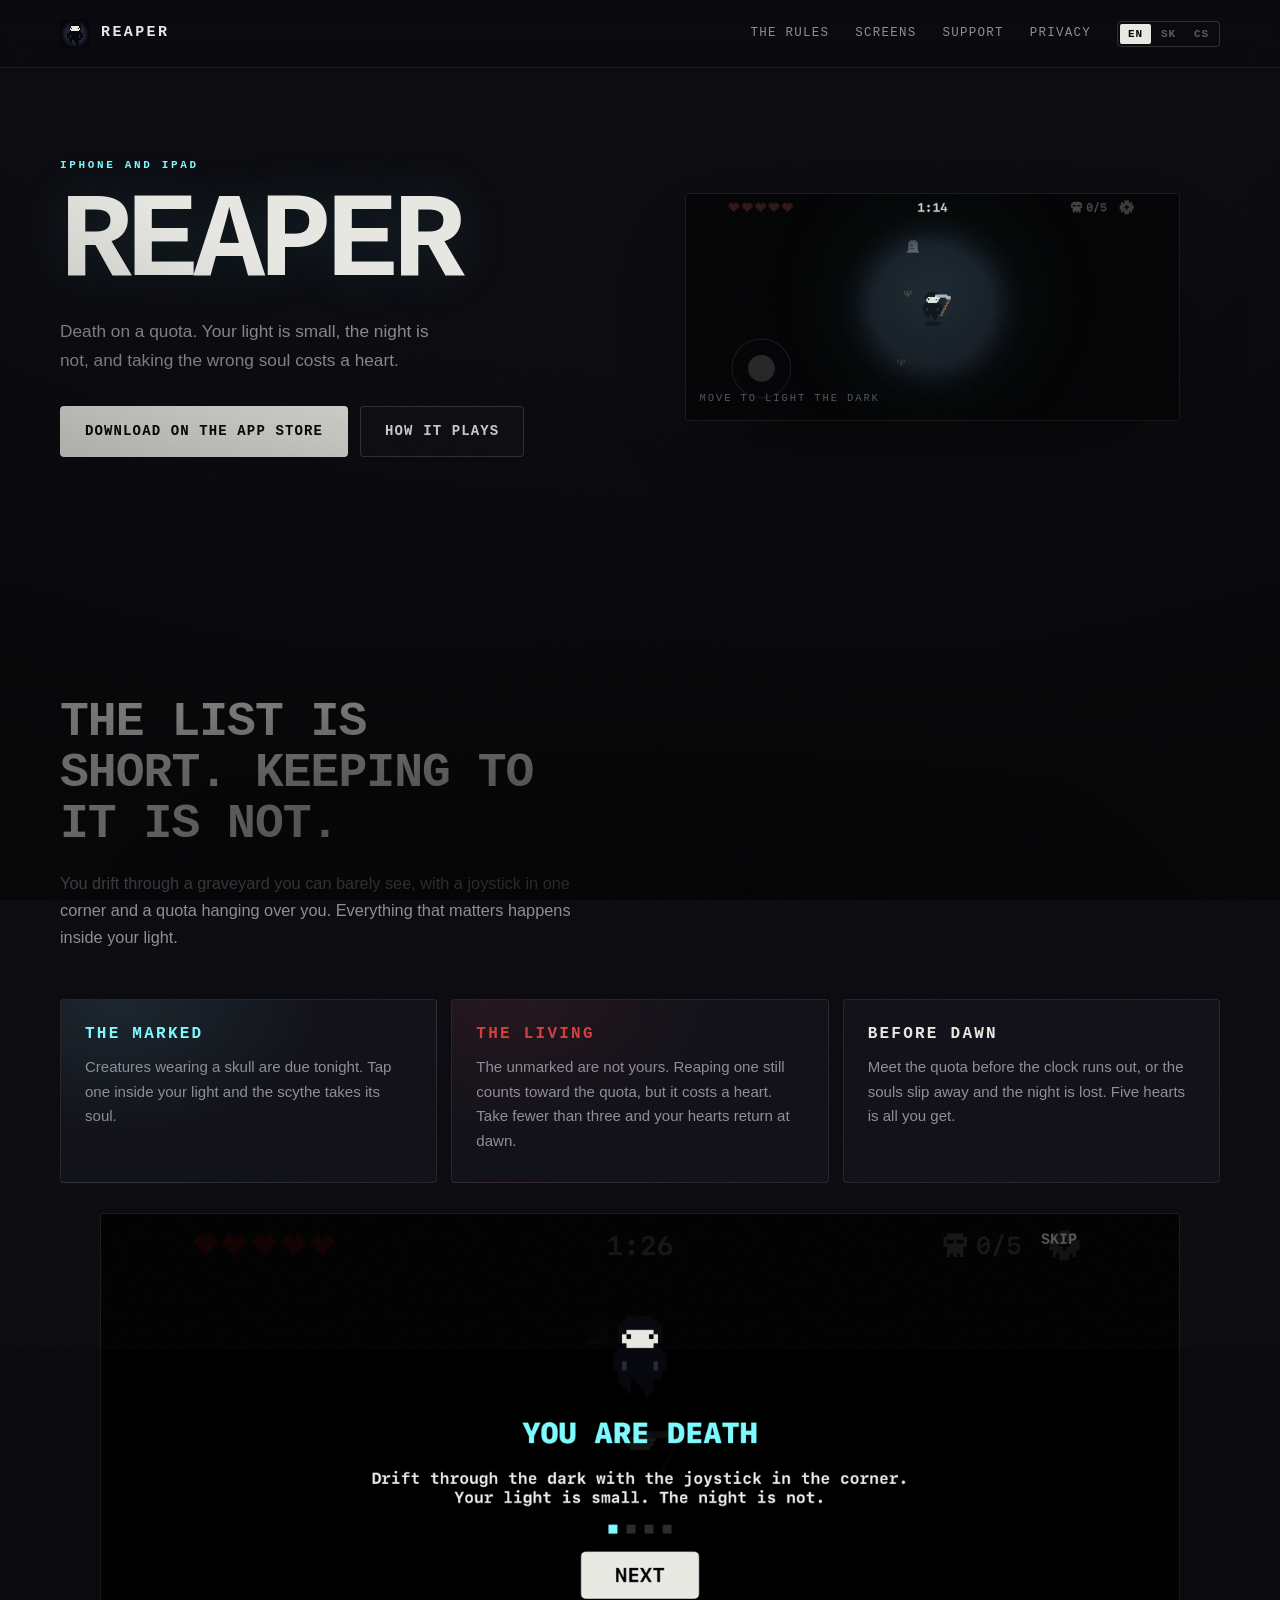
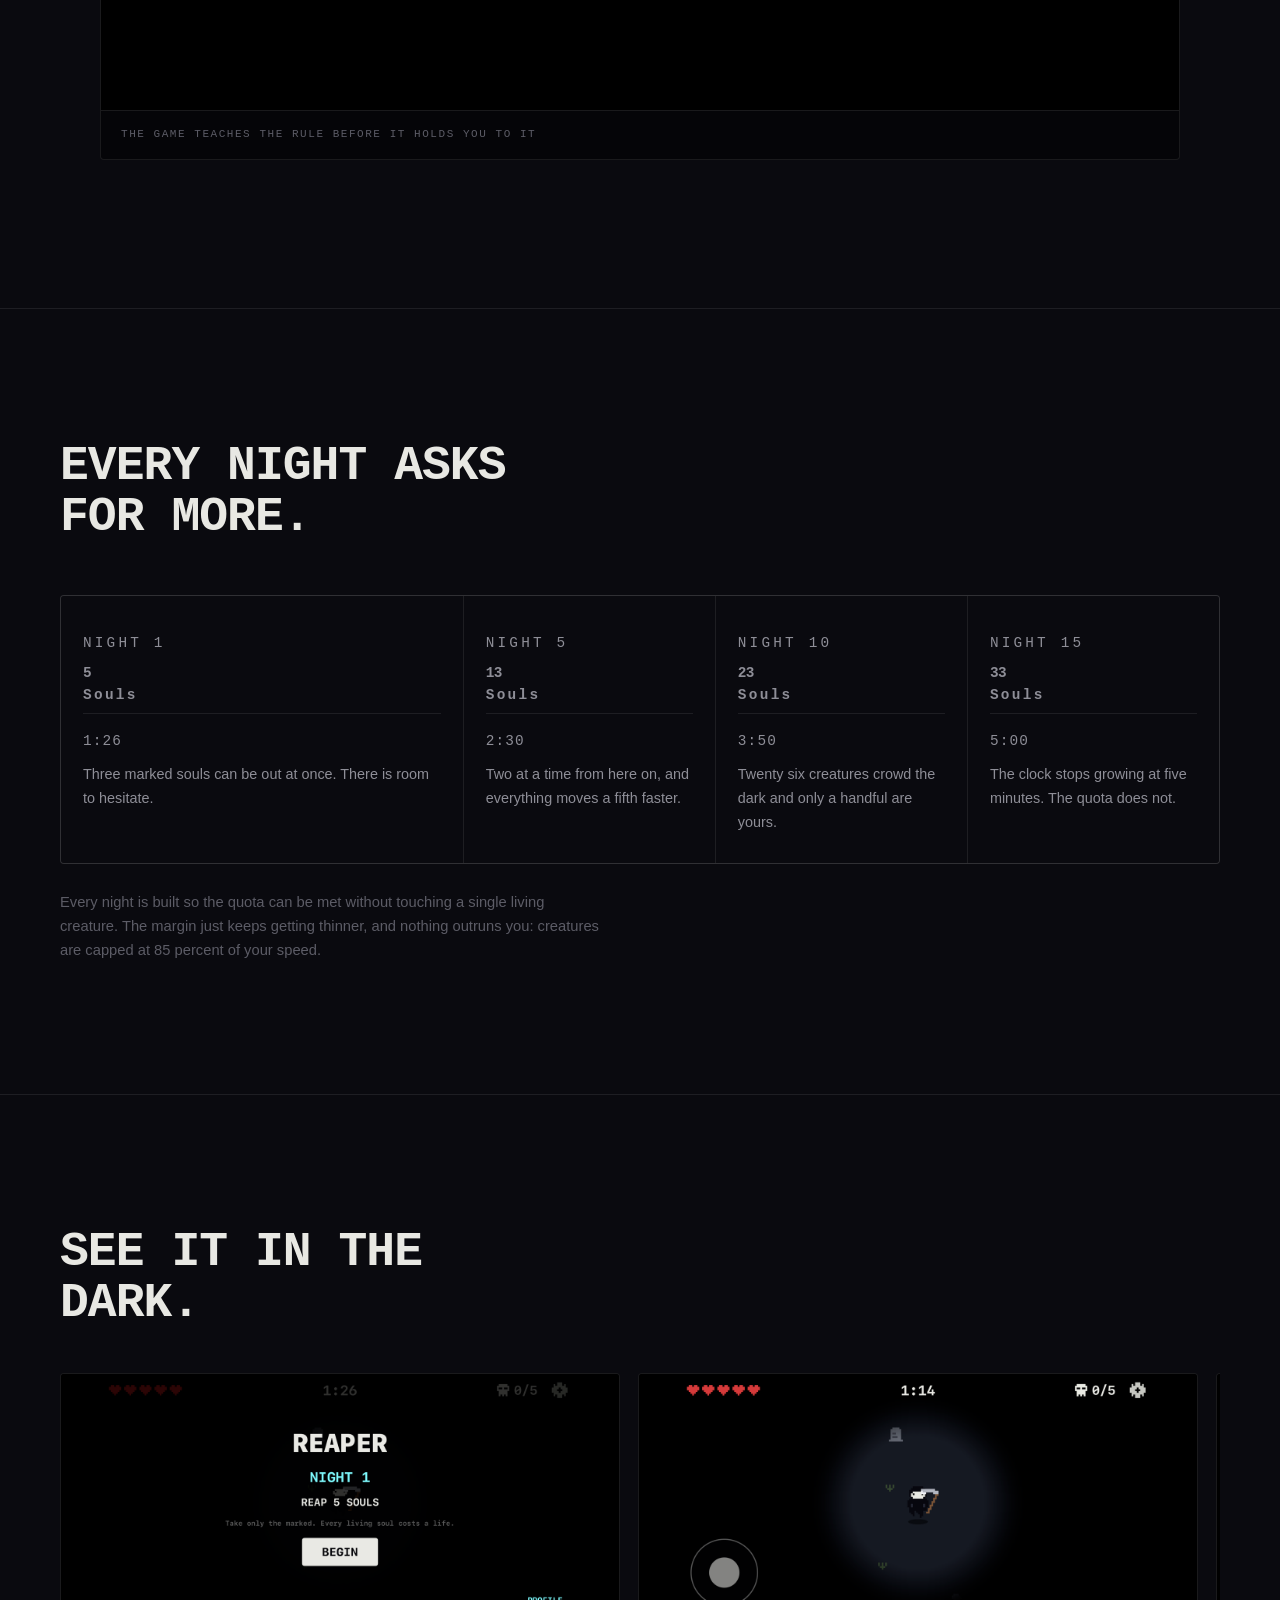
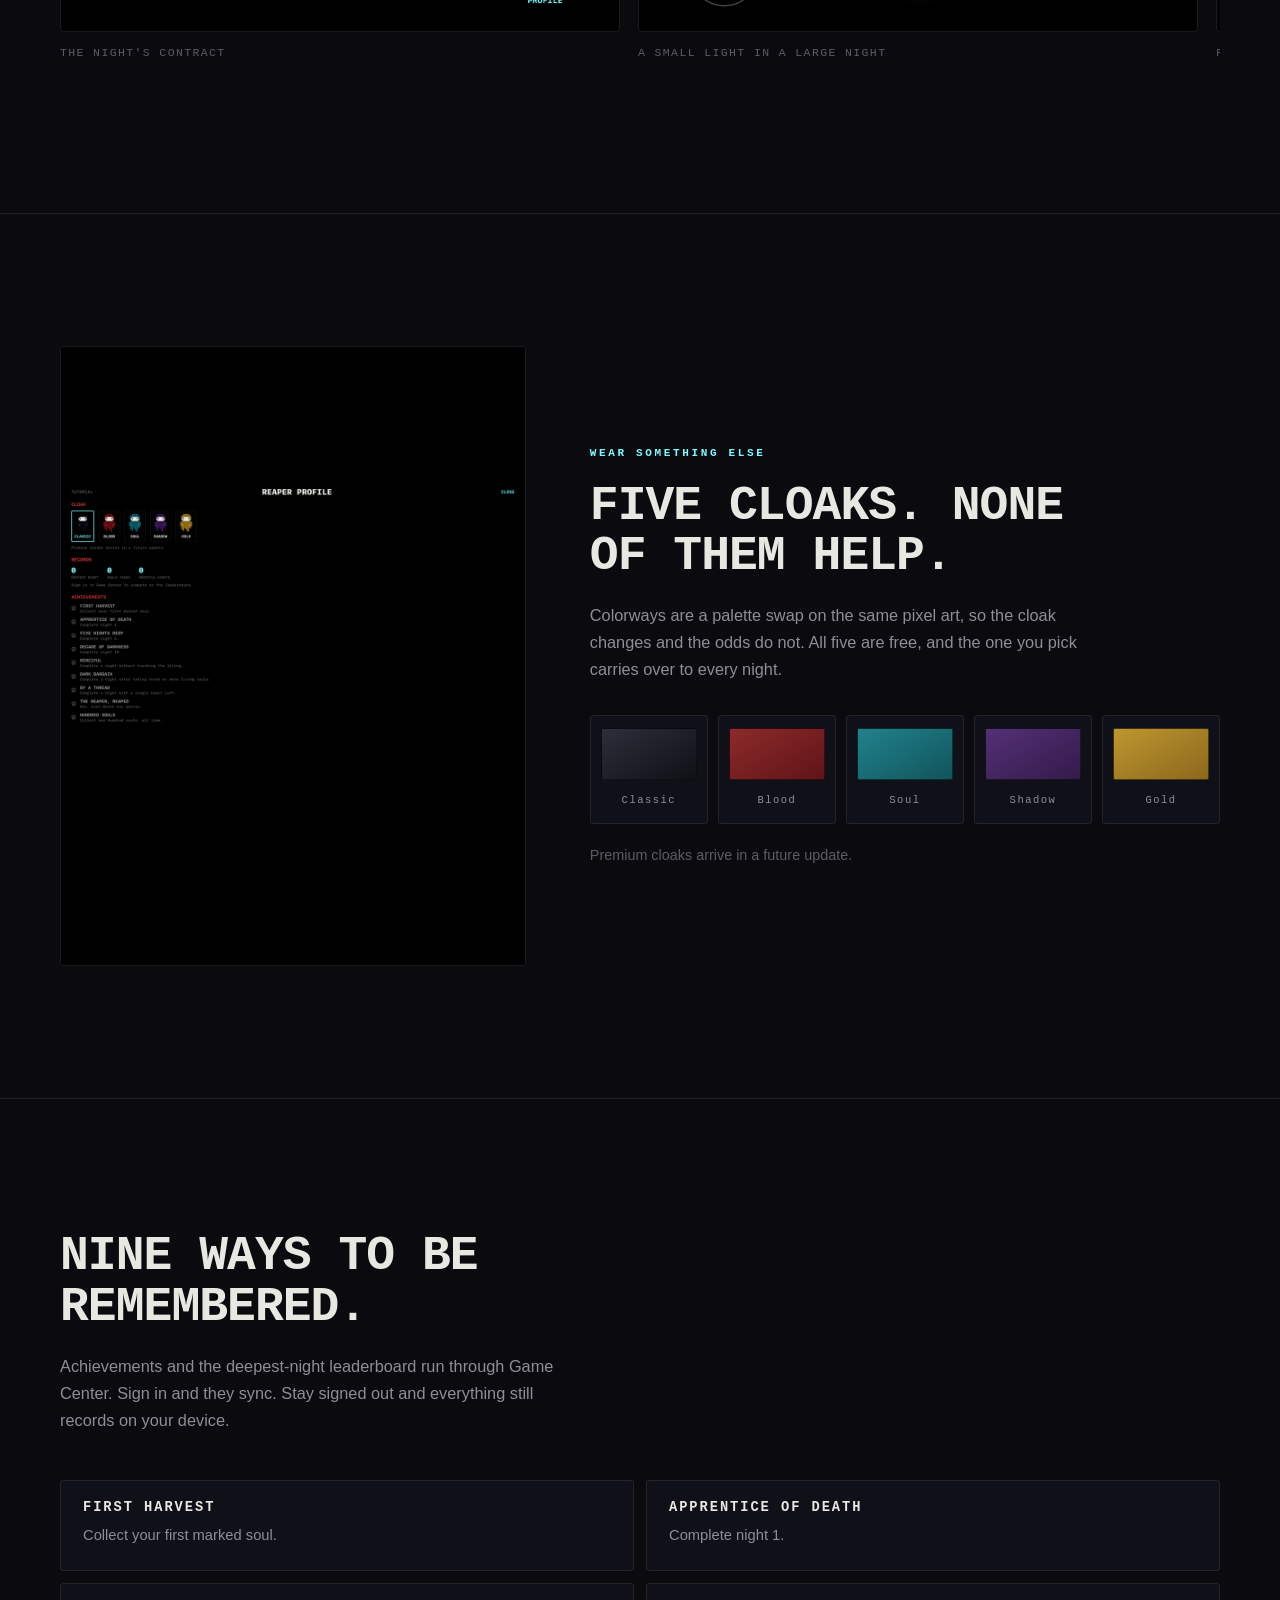
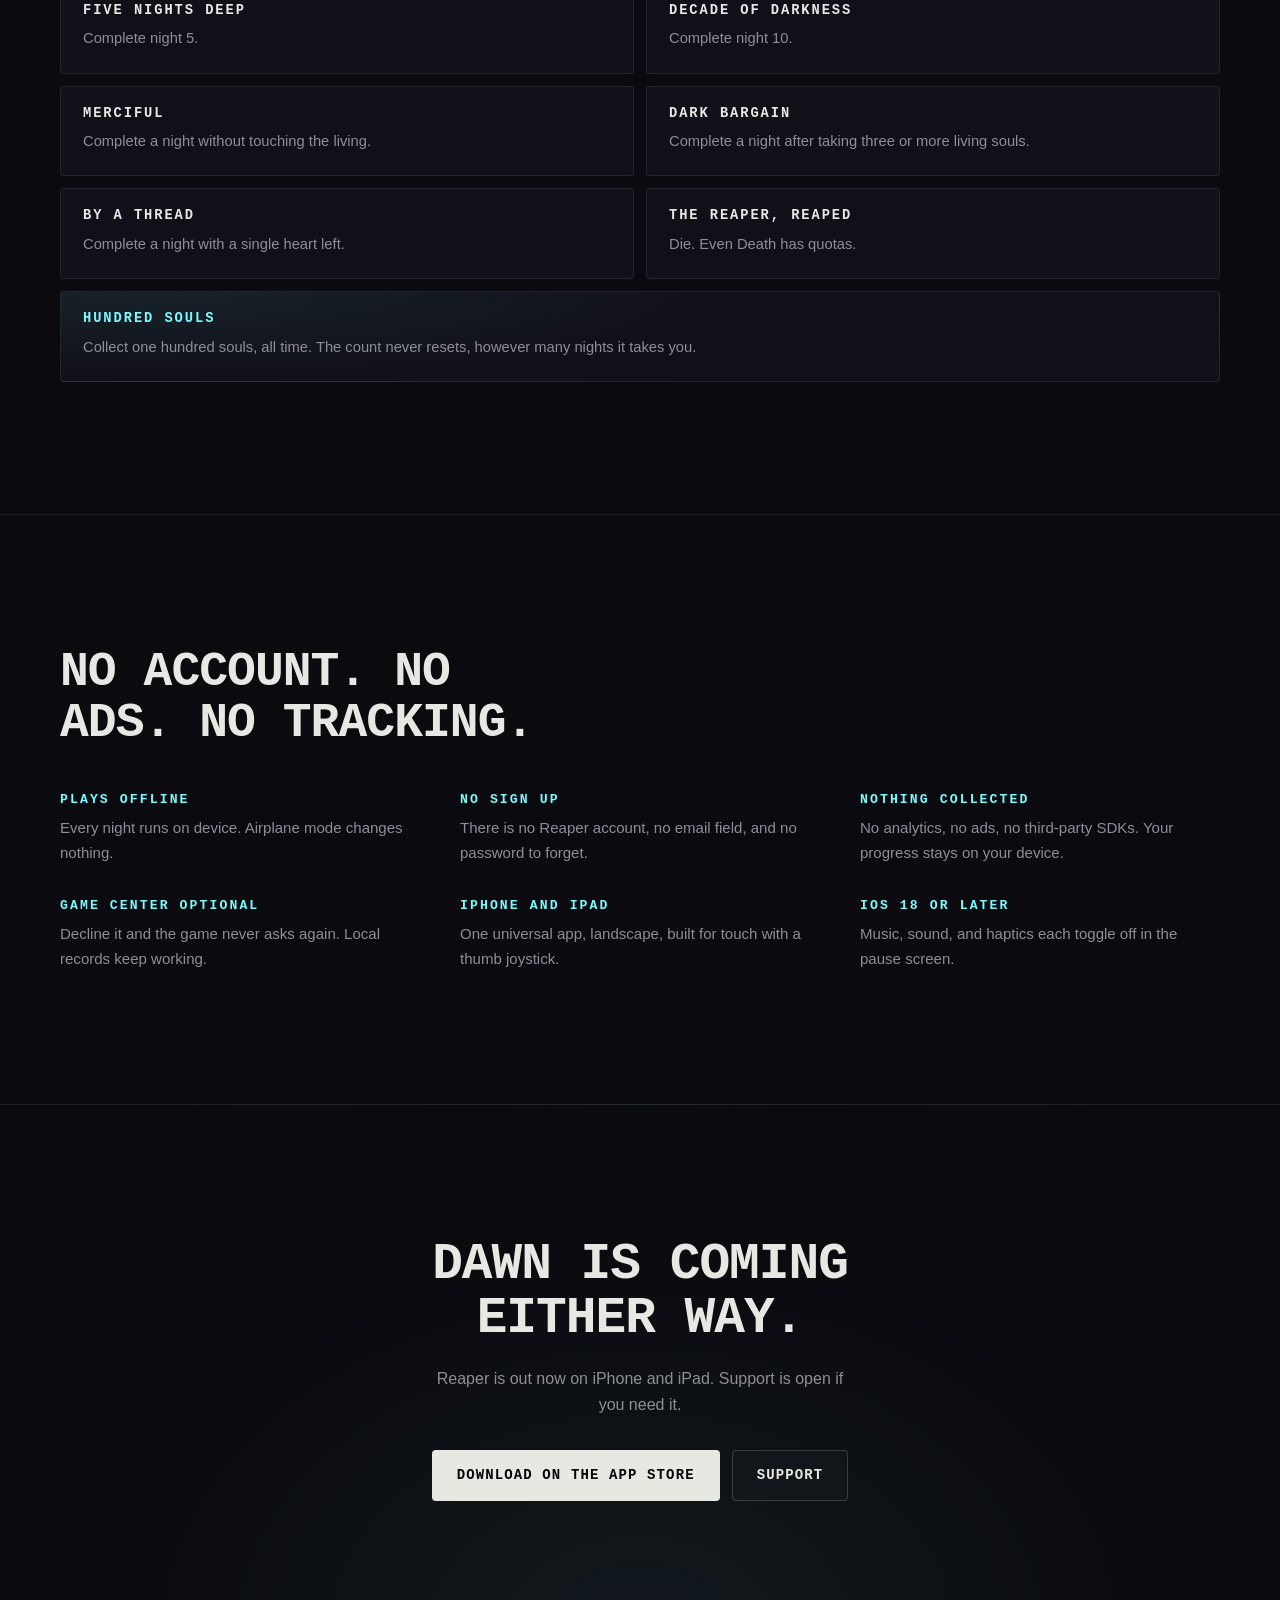
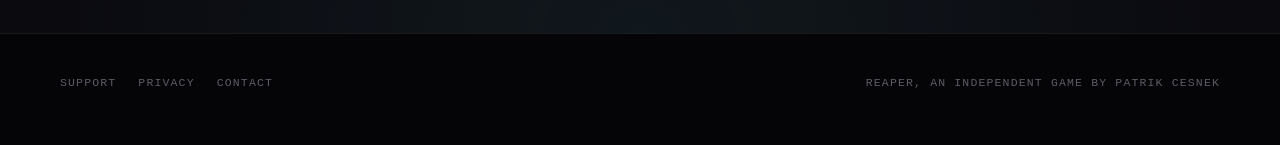
<file: index.html>
<!doctype html>
<html lang="en">
  <head>
    <meta charset="utf-8">
    <meta name="viewport" content="width=device-width, initial-scale=1">
    <title>Reaper | Pixel-Art Horror Game for iPhone and iPad</title>
    <meta name="description" content="Reaper is a pixel-art horror game for iPhone and iPad. You are Death on a quota: take only the marked souls before dawn, because every living soul you reap costs a heart.">
    <meta name="robots" content="index, follow">
    <meta name="theme-color" content="#0a0a0f">
    <meta name="color-scheme" content="dark">
    <link rel="canonical" href="https://reaper-before-dawn.netlify.app/">
    <meta property="og:site_name" content="Reaper">
    <meta property="og:title" content="Reaper | Pixel-Art Horror Game for iPhone and iPad">
    <meta property="og:description" content="You are Death on a quota. Your light is small, the night is not, and taking the wrong soul costs a heart.">
    <meta property="og:type" content="website">
    <meta property="og:locale" content="en">
    <meta property="og:url" content="https://reaper-before-dawn.netlify.app/">
    <meta property="og:image" content="https://reaper-before-dawn.netlify.app/assets/og-image.png">
    <meta property="og:image:width" content="1200">
    <meta property="og:image:height" content="630">
    <meta property="og:image:alt" content="Reaper title screen: the word REAPER in bone white over a black field, with the Night 1 quota below it.">
    <meta name="twitter:card" content="summary_large_image">
    <meta name="twitter:title" content="Reaper | Pixel-Art Horror Game for iPhone and iPad">
    <meta name="twitter:description" content="You are Death on a quota. Your light is small, the night is not, and taking the wrong soul costs a heart.">
    <meta name="twitter:image" content="https://reaper-before-dawn.netlify.app/assets/og-image.png">
    <meta name="twitter:image:alt" content="Reaper title screen: the word REAPER in bone white over a black field.">
    <link rel="icon" href="assets/favicon.png" sizes="64x64">
    <link rel="apple-touch-icon" href="assets/apple-touch-icon.png">
    <link rel="stylesheet" href="styles.css">
    <link rel="preload" as="image" href="assets/screenshots/iphone/02-gameplay.png">
    <script type="application/ld+json">
      {
        "@context": "https://schema.org",
        "@type": "VideoGame",
        "name": "Reaper",
        "applicationCategory": "GameApplication",
        "gamePlatform": ["iPhone", "iPad"],
        "operatingSystem": "iOS 18.0 or later",
        "genre": ["Arcade", "Horror"],
        "description": "Reaper is a pixel-art horror game for iPhone and iPad. You play Death working a nightly quota: reap only the marked souls before dawn, because every living creature you take costs a heart.",
        "image": "https://reaper-before-dawn.netlify.app/assets/og-image.png",
        "url": "https://reaper-before-dawn.netlify.app/",
        "inLanguage": "en",
        "author": { "@type": "Person", "name": "Patrik Cesnek" },
        "publisher": { "@type": "Person", "name": "Patrik Cesnek" },
        "downloadUrl": "https://apps.apple.com/app/reaper-before-dawn/id6802620718",
        "offers": {
          "@type": "Offer",
          "url": "https://apps.apple.com/app/reaper-before-dawn/id6802620718",
          "price": "0",
          "priceCurrency": "USD"
        }
      }
    </script>
  </head>
  <body data-page="home">
    <a class="skip-link" href="#main" data-i18n="a11y.skip">Skip to content</a>
    <div class="atmosphere" aria-hidden="true"></div>

    <header class="site-header">
      <div class="wrap">
        <a class="brand" href="/" aria-label="Reaper home">
          <img src="assets/icon.png" alt="" width="30" height="30">
          <span>REAPER</span>
        </a>
        <nav class="nav" aria-label="Main">
          <a href="#rules" data-nav="rules" data-i18n="nav.rules">The rules</a>
          <a href="#screens" data-i18n="nav.screens">Screens</a>
          <a href="/support" data-i18n="nav.support">Support</a>
          <a href="/privacy" data-i18n="nav.privacy">Privacy</a>
          <div class="lang" role="group" aria-label="Language">
            <button type="button" data-lang="en">EN</button>
            <button type="button" data-lang="sk">SK</button>
            <button type="button" data-lang="cs">CS</button>
          </div>
        </nav>
      </div>
    </header>

    <main id="main">
      <section class="hero">
        <div class="wrap">
          <div>
            <p class="eyebrow" data-i18n="hero.eyebrow">iPhone and iPad</p>
            <h1>REAPER</h1>
            <p class="hero-text" data-i18n="hero.text">Death on a quota. Your light is small, the night is not, and taking the wrong soul costs a heart.</p>
            <div class="hero-actions">
              <a class="btn btn-primary" href="https://apps.apple.com/app/reaper-before-dawn/id6802620718" target="_blank" rel="noopener" data-i18n="cta.store">Download on the App Store</a>
              <a class="btn btn-ghost" href="#rules" data-i18n="cta.rules">How it plays</a>
            </div>
          </div>
          <figure class="torch" id="torch">
            <img class="torch-base" src="assets/screenshots/iphone/02-gameplay.png" alt="" aria-hidden="true">
            <img class="torch-lit" src="assets/screenshots/iphone/02-gameplay.png" alt="Reaper gameplay: a hooded pixel reaper stands in a small circle of light on a black field, with five hearts, a countdown, and a souls counter along the top edge." width="1434" height="660">
            <span class="torch-glow" aria-hidden="true"></span>
            <figcaption class="torch-hint" data-i18n="hero.torch">Move to light the dark</figcaption>
          </figure>
        </div>
      </section>

      <section class="section" id="rules">
        <div class="wrap">
          <h2 class="section-title" data-i18n="rules.title">The list is short. Keeping to it is not.</h2>
          <p class="section-lede" data-i18n="rules.lede">You drift through a graveyard you can barely see, with a joystick in one corner and a quota hanging over you. Everything that matters happens inside your light.</p>
          <div class="rules-grid">
            <article class="rule rule-marked reveal">
              <h3 data-i18n="rules.marked.title">The marked</h3>
              <p data-i18n="rules.marked.text">Creatures wearing a skull are due tonight. Tap one inside your light and the scythe takes its soul.</p>
            </article>
            <article class="rule rule-living reveal">
              <h3 data-i18n="rules.living.title">The living</h3>
              <p data-i18n="rules.living.text">The unmarked are not yours. Reaping one still counts toward the quota, but it costs a heart. Take fewer than three and your hearts return at dawn.</p>
            </article>
            <article class="rule reveal">
              <h3 data-i18n="rules.dawn.title">Before dawn</h3>
              <p data-i18n="rules.dawn.text">Meet the quota before the clock runs out, or the souls slip away and the night is lost. Five hearts is all you get.</p>
            </article>
            <figure class="rule rule-shot reveal">
              <img src="assets/screenshots/iphone/03-tutorial.png" alt="Reaper tutorial card reading THE LIVING, explaining that unmarked creatures are not yours to take and that reaping one costs a heart." width="1434" height="660" loading="lazy">
              <figcaption data-i18n="rules.shot.caption">The game teaches the rule before it holds you to it</figcaption>
            </figure>
          </div>
        </div>
      </section>

      <section class="section">
        <div class="wrap">
          <h2 class="section-title" data-i18n="nights.title">Every night asks for more.</h2>
          <div class="nights">
            <article class="night reveal">
              <p class="night-no" data-i18n="nights.n1.label">Night 1</p>
              <p class="night-quota">5<span data-i18n="nights.souls">Souls</span></p>
              <p class="night-meta">1:26</p>
              <p data-i18n="nights.n1.text">Three marked souls can be out at once. There is room to hesitate.</p>
            </article>
            <article class="night reveal">
              <p class="night-no" data-i18n="nights.n5.label">Night 5</p>
              <p class="night-quota">13<span data-i18n="nights.souls">Souls</span></p>
              <p class="night-meta">2:30</p>
              <p data-i18n="nights.n5.text">Two at a time from here on, and everything moves a fifth faster.</p>
            </article>
            <article class="night reveal">
              <p class="night-no" data-i18n="nights.n10.label">Night 10</p>
              <p class="night-quota">23<span data-i18n="nights.souls">Souls</span></p>
              <p class="night-meta">3:50</p>
              <p data-i18n="nights.n10.text">Twenty six creatures crowd the dark and only a handful are yours.</p>
            </article>
            <article class="night reveal">
              <p class="night-no" data-i18n="nights.n15.label">Night 15</p>
              <p class="night-quota">33<span data-i18n="nights.souls">Souls</span></p>
              <p class="night-meta">5:00</p>
              <p data-i18n="nights.n15.text">The clock stops growing at five minutes. The quota does not.</p>
            </article>
          </div>
          <p class="nights-note" data-i18n="nights.note">Every night is built so the quota can be met without touching a single living creature. The margin just keeps getting thinner, and nothing outruns you: creatures are capped at 85 percent of your speed.</p>
        </div>
      </section>

      <section class="section" id="screens">
        <div class="wrap">
          <h2 class="section-title" data-i18n="screens.title">See it in the dark.</h2>
        </div>
        <div class="wrap">
          <div class="gallery">
            <figure>
              <img src="assets/screenshots/iphone/01-briefing.png" alt="Reaper title screen: REAPER in large bone-white letters, NIGHT 1 in cyan, the line REAP 5 SOULS, and a BEGIN button." width="1434" height="660" loading="lazy">
              <figcaption data-i18n="screens.briefing">The night's contract</figcaption>
            </figure>
            <figure>
              <img src="assets/screenshots/iphone/02-gameplay.png" alt="Gameplay: the reaper stands in a small circle of light beside a gravestone, hearts and a countdown across the top, joystick bottom left." width="1434" height="660" loading="lazy">
              <figcaption data-i18n="screens.gameplay">A small light in a large night</figcaption>
            </figure>
            <figure>
              <img src="assets/screenshots/iphone/03-tutorial.png" alt="Tutorial card explaining the living: unmarked creatures cost a heart if you reap them." width="1434" height="660" loading="lazy">
              <figcaption data-i18n="screens.tutorial">Four cards, then you are on your own</figcaption>
            </figure>
            <figure>
              <img src="assets/screenshots/iphone/04-profile.png" alt="Reaper profile screen showing cloak colorways and records for deepest night, souls taken, and merciful nights." width="1434" height="660" loading="lazy">
              <figcaption data-i18n="screens.profile">Records, cloaks, and Game Center</figcaption>
            </figure>
            <figure>
              <img src="assets/screenshots/iphone/05-paused.png" alt="Paused screen with music, sound, and haptics toggles and a resume button." width="1434" height="660" loading="lazy">
              <figcaption data-i18n="screens.paused">Pause anywhere, the night waits</figcaption>
            </figure>
          </div>
        </div>
      </section>

      <section class="section">
        <div class="wrap cloaks">
          <div class="cloaks-shot reveal">
            <img src="assets/screenshots/ipad/04-profile.png" alt="Reaper profile on iPad showing the cloak picker with five colorways and the records panel underneath." width="1032" height="1376" loading="lazy">
          </div>
          <div>
            <p class="eyebrow" data-i18n="cloaks.eyebrow">Wear something else</p>
            <h2 class="section-title" data-i18n="cloaks.title">Five cloaks. None of them help.</h2>
            <p class="section-lede" data-i18n="cloaks.text">Colorways are a palette swap on the same pixel art, so the cloak changes and the odds do not. All five are free, and the one you pick carries over to every night.</p>
            <div class="swatches">
              <div class="swatch">
                <i style="background: linear-gradient(150deg, #2c2e3a 0%, #101016 100%)"></i>
                <span data-i18n="cloaks.classic">Classic</span>
              </div>
              <div class="swatch">
                <i style="background: linear-gradient(150deg, #8c2a2a 0%, #601418 100%)"></i>
                <span data-i18n="cloaks.blood">Blood</span>
              </div>
              <div class="swatch">
                <i style="background: linear-gradient(150deg, #20828c 0%, #12545c 100%)"></i>
                <span data-i18n="cloaks.soul">Soul</span>
              </div>
              <div class="swatch">
                <i style="background: linear-gradient(150deg, #543076 0%, #341a4a 100%)"></i>
                <span data-i18n="cloaks.shadow">Shadow</span>
              </div>
              <div class="swatch">
                <i style="background: linear-gradient(150deg, #be9630 0%, #8c681c 100%)"></i>
                <span data-i18n="cloaks.gold">Gold</span>
              </div>
            </div>
            <p class="cloaks-note" data-i18n="cloaks.note">Premium cloaks arrive in a future update.</p>
          </div>
        </div>
      </section>

      <section class="section">
        <div class="wrap">
          <h2 class="section-title" data-i18n="ach.title">Nine ways to be remembered.</h2>
          <p class="section-lede" data-i18n="ach.lede">Achievements and the deepest-night leaderboard run through Game Center. Sign in and they sync. Stay signed out and everything still records on your device.</p>
          <div class="achievements">
            <article class="ach reveal">
              <h3 data-i18n="ach.first.title">First harvest</h3>
              <p data-i18n="ach.first.text">Collect your first marked soul.</p>
            </article>
            <article class="ach reveal">
              <h3 data-i18n="ach.n1.title">Apprentice of death</h3>
              <p data-i18n="ach.n1.text">Complete night 1.</p>
            </article>
            <article class="ach reveal">
              <h3 data-i18n="ach.n5.title">Five nights deep</h3>
              <p data-i18n="ach.n5.text">Complete night 5.</p>
            </article>
            <article class="ach reveal">
              <h3 data-i18n="ach.n10.title">Decade of darkness</h3>
              <p data-i18n="ach.n10.text">Complete night 10.</p>
            </article>
            <article class="ach reveal">
              <h3 data-i18n="ach.merciful.title">Merciful</h3>
              <p data-i18n="ach.merciful.text">Complete a night without touching the living.</p>
            </article>
            <article class="ach reveal">
              <h3 data-i18n="ach.bargain.title">Dark bargain</h3>
              <p data-i18n="ach.bargain.text">Complete a night after taking three or more living souls.</p>
            </article>
            <article class="ach reveal">
              <h3 data-i18n="ach.thread.title">By a thread</h3>
              <p data-i18n="ach.thread.text">Complete a night with a single heart left.</p>
            </article>
            <article class="ach reveal">
              <h3 data-i18n="ach.reaped.title">The reaper, reaped</h3>
              <p data-i18n="ach.reaped.text">Die. Even Death has quotas.</p>
            </article>
            <article class="ach ach-wide reveal">
              <h3 data-i18n="ach.hundred.title">Hundred souls</h3>
              <p data-i18n="ach.hundred.text">Collect one hundred souls, all time. The count never resets, however many nights it takes you.</p>
            </article>
          </div>
        </div>
      </section>

      <section class="section">
        <div class="wrap">
          <h2 class="section-title" data-i18n="facts.title">No account. No ads. No tracking.</h2>
          <div class="facts">
            <div class="fact">
              <h3 data-i18n="facts.offline.title">Plays offline</h3>
              <p data-i18n="facts.offline.text">Every night runs on device. Airplane mode changes nothing.</p>
            </div>
            <div class="fact">
              <h3 data-i18n="facts.account.title">No sign up</h3>
              <p data-i18n="facts.account.text">There is no Reaper account, no email field, and no password to forget.</p>
            </div>
            <div class="fact">
              <h3 data-i18n="facts.privacy.title">Nothing collected</h3>
              <p data-i18n="facts.privacy.text">No analytics, no ads, no third-party SDKs. Your progress stays on your device.</p>
            </div>
            <div class="fact">
              <h3 data-i18n="facts.gamecenter.title">Game Center optional</h3>
              <p data-i18n="facts.gamecenter.text">Decline it and the game never asks again. Local records keep working.</p>
            </div>
            <div class="fact">
              <h3 data-i18n="facts.universal.title">iPhone and iPad</h3>
              <p data-i18n="facts.universal.text">One universal app, landscape, built for touch with a thumb joystick.</p>
            </div>
            <div class="fact">
              <h3 data-i18n="facts.requirements.title">iOS 18 or later</h3>
              <p data-i18n="facts.requirements.text">Music, sound, and haptics each toggle off in the pause screen.</p>
            </div>
          </div>
        </div>
      </section>

      <section class="section closing">
        <div class="wrap">
          <h2 data-i18n="closing.title">Dawn is coming either way.</h2>
          <p data-i18n="closing.text">Reaper is out now on iPhone and iPad. Support is open if you need it.</p>
          <div class="hero-actions">
            <a class="btn btn-primary" href="https://apps.apple.com/app/reaper-before-dawn/id6802620718" target="_blank" rel="noopener" data-i18n="cta.store">Download on the App Store</a>
            <a class="btn btn-ghost" href="/support" data-i18n="nav.support">Support</a>
          </div>
        </div>
      </section>
    </main>

    <footer class="site-footer">
      <div class="wrap">
        <div class="footer-links">
          <a href="/support" data-i18n="nav.support">Support</a>
          <a href="/privacy" data-i18n="nav.privacy">Privacy</a>
          <a href="mailto:pcesnek290@gmail.com?subject=Reaper" data-i18n="footer.contact">Contact</a>
        </div>
        <p class="footer-legal" data-i18n="footer.legal">Reaper, an independent game by Patrik Cesnek</p>
      </div>
    </footer>

    <script src="script.js" defer></script>
  </body>
</html>
</file>
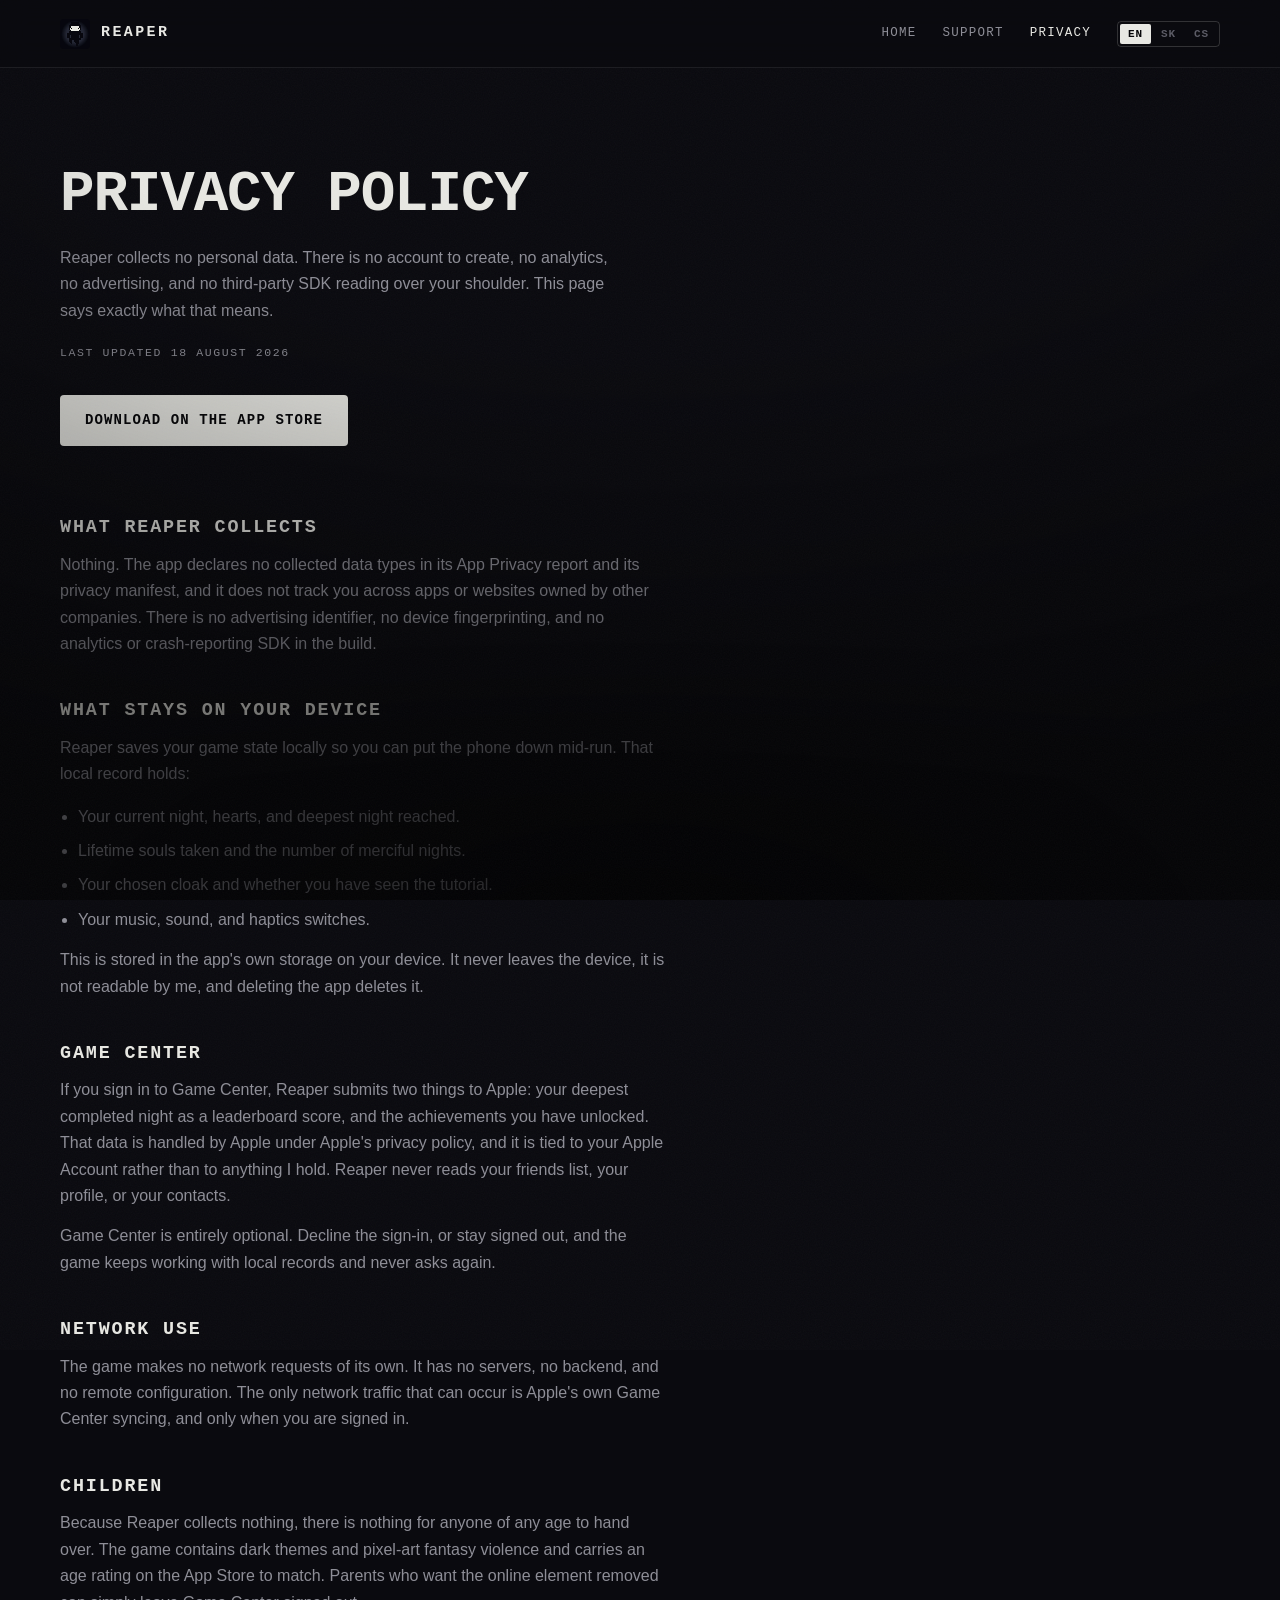
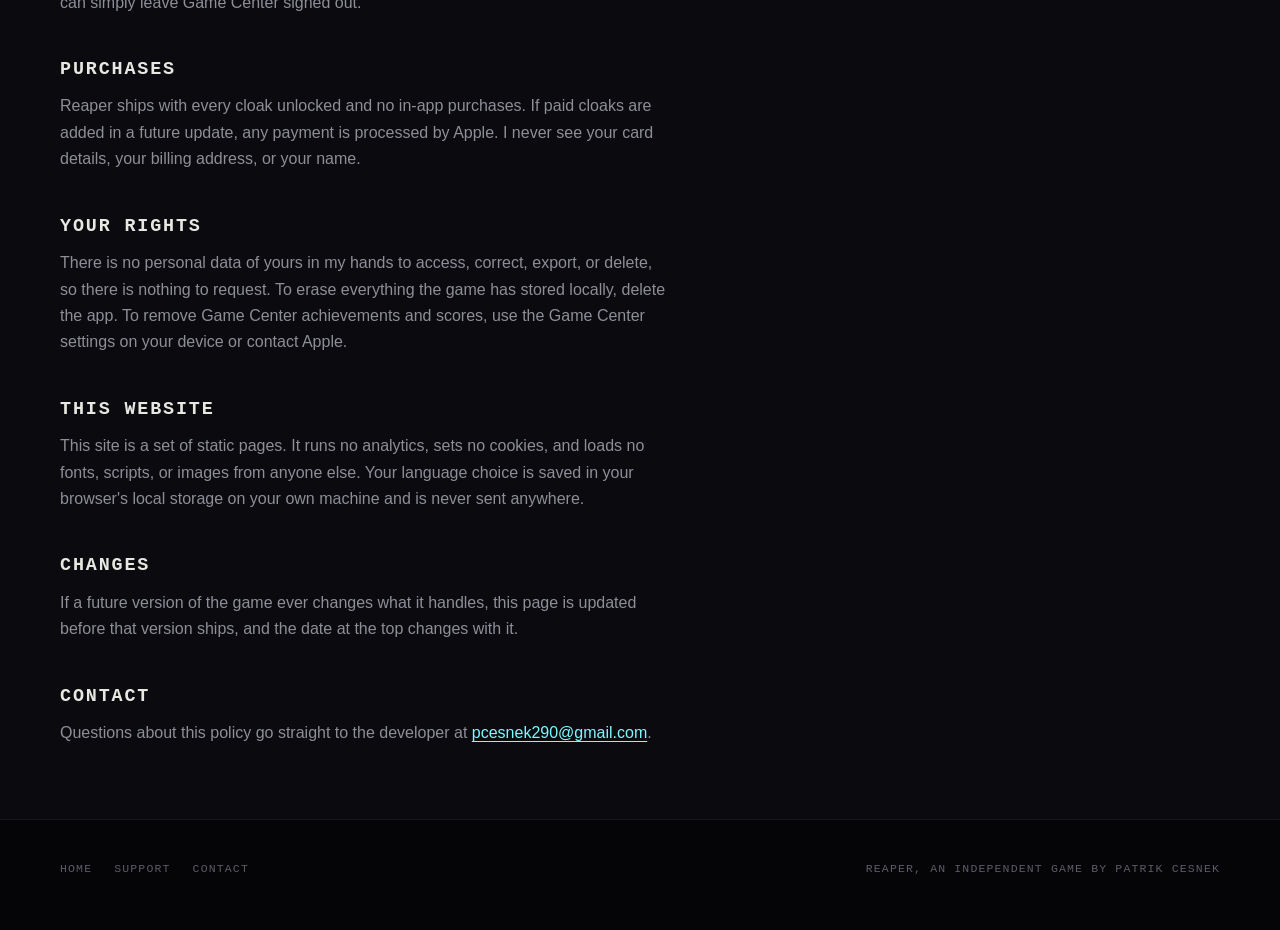
<file: privacy.html>
<!doctype html>
<html lang="en">
  <head>
    <meta charset="utf-8">
    <meta name="viewport" content="width=device-width, initial-scale=1">
    <title>Reaper Privacy Policy | No Data Collected</title>
    <meta name="description" content="Reaper collects nothing. No account, no analytics, no advertising, no tracking, and no third-party SDKs. Your progress stays on your device.">
    <meta name="robots" content="index, follow">
    <meta name="theme-color" content="#0a0a0f">
    <meta name="color-scheme" content="dark">
    <link rel="canonical" href="https://reaper-before-dawn.netlify.app/privacy">
    <meta property="og:site_name" content="Reaper">
    <meta property="og:title" content="Reaper Privacy Policy">
    <meta property="og:description" content="No account, no analytics, no advertising, no tracking. Progress stays on your device.">
    <meta property="og:type" content="website">
    <meta property="og:url" content="https://reaper-before-dawn.netlify.app/privacy">
    <meta property="og:image" content="https://reaper-before-dawn.netlify.app/assets/og-image.png">
    <meta property="og:image:width" content="1200">
    <meta property="og:image:height" content="630">
    <meta property="og:image:alt" content="Reaper title screen: the word REAPER in bone white over a black field.">
    <meta name="twitter:card" content="summary_large_image">
    <meta name="twitter:title" content="Reaper Privacy Policy">
    <meta name="twitter:description" content="No account, no analytics, no advertising, no tracking. Progress stays on your device.">
    <meta name="twitter:image" content="https://reaper-before-dawn.netlify.app/assets/og-image.png">
    <meta name="twitter:image:alt" content="Reaper title screen: the word REAPER in bone white over a black field.">
    <link rel="icon" href="assets/favicon.png" sizes="64x64">
    <link rel="apple-touch-icon" href="assets/apple-touch-icon.png">
    <link rel="stylesheet" href="styles.css">
  </head>
  <body data-page="privacy">
    <a class="skip-link" href="#main" data-i18n="a11y.skip">Skip to content</a>
    <div class="atmosphere" aria-hidden="true"></div>

    <header class="site-header">
      <div class="wrap">
        <a class="brand" href="/" aria-label="Reaper home">
          <img src="assets/icon.png" alt="" width="30" height="30">
          <span>REAPER</span>
        </a>
        <nav class="nav" aria-label="Main">
          <a href="/" data-i18n="nav.home">Home</a>
          <a href="/support" data-i18n="nav.support">Support</a>
          <a href="/privacy" aria-current="page" data-i18n="nav.privacy">Privacy</a>
          <div class="lang" role="group" aria-label="Language">
            <button type="button" data-lang="en">EN</button>
            <button type="button" data-lang="sk">SK</button>
            <button type="button" data-lang="cs">CS</button>
          </div>
        </nav>
      </div>
    </header>

    <main id="main">
      <section class="doc-head">
        <div class="wrap">
          <h1 data-i18n="privacy.title">Privacy policy</h1>
          <p data-i18n="privacy.intro">Reaper collects no personal data. There is no account to create, no analytics, no advertising, and no third-party SDK reading over your shoulder. This page says exactly what that means.</p>
          <p class="doc-updated" data-i18n="privacy.updated">Last updated 18 August 2026</p>
          <div class="hero-actions">
            <a class="btn btn-primary" href="https://apps.apple.com/app/reaper-before-dawn/id6802620718" target="_blank" rel="noopener" data-i18n="cta.store">Download on the App Store</a>
          </div>
        </div>
      </section>

      <section class="doc">
        <div class="wrap">
          <h2 data-i18n="privacy.collect.title">What Reaper collects</h2>
          <p data-i18n="privacy.collect.text">Nothing. The app declares no collected data types in its App Privacy report and its privacy manifest, and it does not track you across apps or websites owned by other companies. There is no advertising identifier, no device fingerprinting, and no analytics or crash-reporting SDK in the build.</p>

          <h2 data-i18n="privacy.device.title">What stays on your device</h2>
          <p data-i18n="privacy.device.text">Reaper saves your game state locally so you can put the phone down mid-run. That local record holds:</p>
          <ul>
            <li data-i18n="privacy.device.night">Your current night, hearts, and deepest night reached.</li>
            <li data-i18n="privacy.device.souls">Lifetime souls taken and the number of merciful nights.</li>
            <li data-i18n="privacy.device.skin">Your chosen cloak and whether you have seen the tutorial.</li>
            <li data-i18n="privacy.device.settings">Your music, sound, and haptics switches.</li>
          </ul>
          <p data-i18n="privacy.device.note">This is stored in the app's own storage on your device. It never leaves the device, it is not readable by me, and deleting the app deletes it.</p>

          <h2 data-i18n="privacy.gc.title">Game Center</h2>
          <p data-i18n="privacy.gc.text">If you sign in to Game Center, Reaper submits two things to Apple: your deepest completed night as a leaderboard score, and the achievements you have unlocked. That data is handled by Apple under Apple's privacy policy, and it is tied to your Apple Account rather than to anything I hold. Reaper never reads your friends list, your profile, or your contacts.</p>
          <p data-i18n="privacy.gc.optional">Game Center is entirely optional. Decline the sign-in, or stay signed out, and the game keeps working with local records and never asks again.</p>

          <h2 data-i18n="privacy.network.title">Network use</h2>
          <p data-i18n="privacy.network.text">The game makes no network requests of its own. It has no servers, no backend, and no remote configuration. The only network traffic that can occur is Apple's own Game Center syncing, and only when you are signed in.</p>

          <h2 data-i18n="privacy.children.title">Children</h2>
          <p data-i18n="privacy.children.text">Because Reaper collects nothing, there is nothing for anyone of any age to hand over. The game contains dark themes and pixel-art fantasy violence and carries an age rating on the App Store to match. Parents who want the online element removed can simply leave Game Center signed out.</p>

          <h2 data-i18n="privacy.purchases.title">Purchases</h2>
          <p data-i18n="privacy.purchases.text">Reaper ships with every cloak unlocked and no in-app purchases. If paid cloaks are added in a future update, any payment is processed by Apple. I never see your card details, your billing address, or your name.</p>

          <h2 data-i18n="privacy.rights.title">Your rights</h2>
          <p data-i18n="privacy.rights.text">There is no personal data of yours in my hands to access, correct, export, or delete, so there is nothing to request. To erase everything the game has stored locally, delete the app. To remove Game Center achievements and scores, use the Game Center settings on your device or contact Apple.</p>

          <h2 data-i18n="privacy.website.title">This website</h2>
          <p data-i18n="privacy.website.text">This site is a set of static pages. It runs no analytics, sets no cookies, and loads no fonts, scripts, or images from anyone else. Your language choice is saved in your browser's local storage on your own machine and is never sent anywhere.</p>

          <h2 data-i18n="privacy.changes.title">Changes</h2>
          <p data-i18n="privacy.changes.text">If a future version of the game ever changes what it handles, this page is updated before that version ships, and the date at the top changes with it.</p>

          <h2 data-i18n="privacy.contact.title">Contact</h2>
          <p data-i18n-html="privacy.contact.text">Questions about this policy go straight to the developer at <a href="mailto:pcesnek290@gmail.com?subject=Reaper%20Privacy">pcesnek290@gmail.com</a>.</p>
        </div>
      </section>
    </main>

    <footer class="site-footer">
      <div class="wrap">
        <div class="footer-links">
          <a href="/" data-i18n="nav.home">Home</a>
          <a href="/support" data-i18n="nav.support">Support</a>
          <a href="mailto:pcesnek290@gmail.com?subject=Reaper" data-i18n="footer.contact">Contact</a>
        </div>
        <p class="footer-legal" data-i18n="footer.legal">Reaper, an independent game by Patrik Cesnek</p>
      </div>
    </footer>

    <script src="script.js" defer></script>
  </body>
</html>
</file>
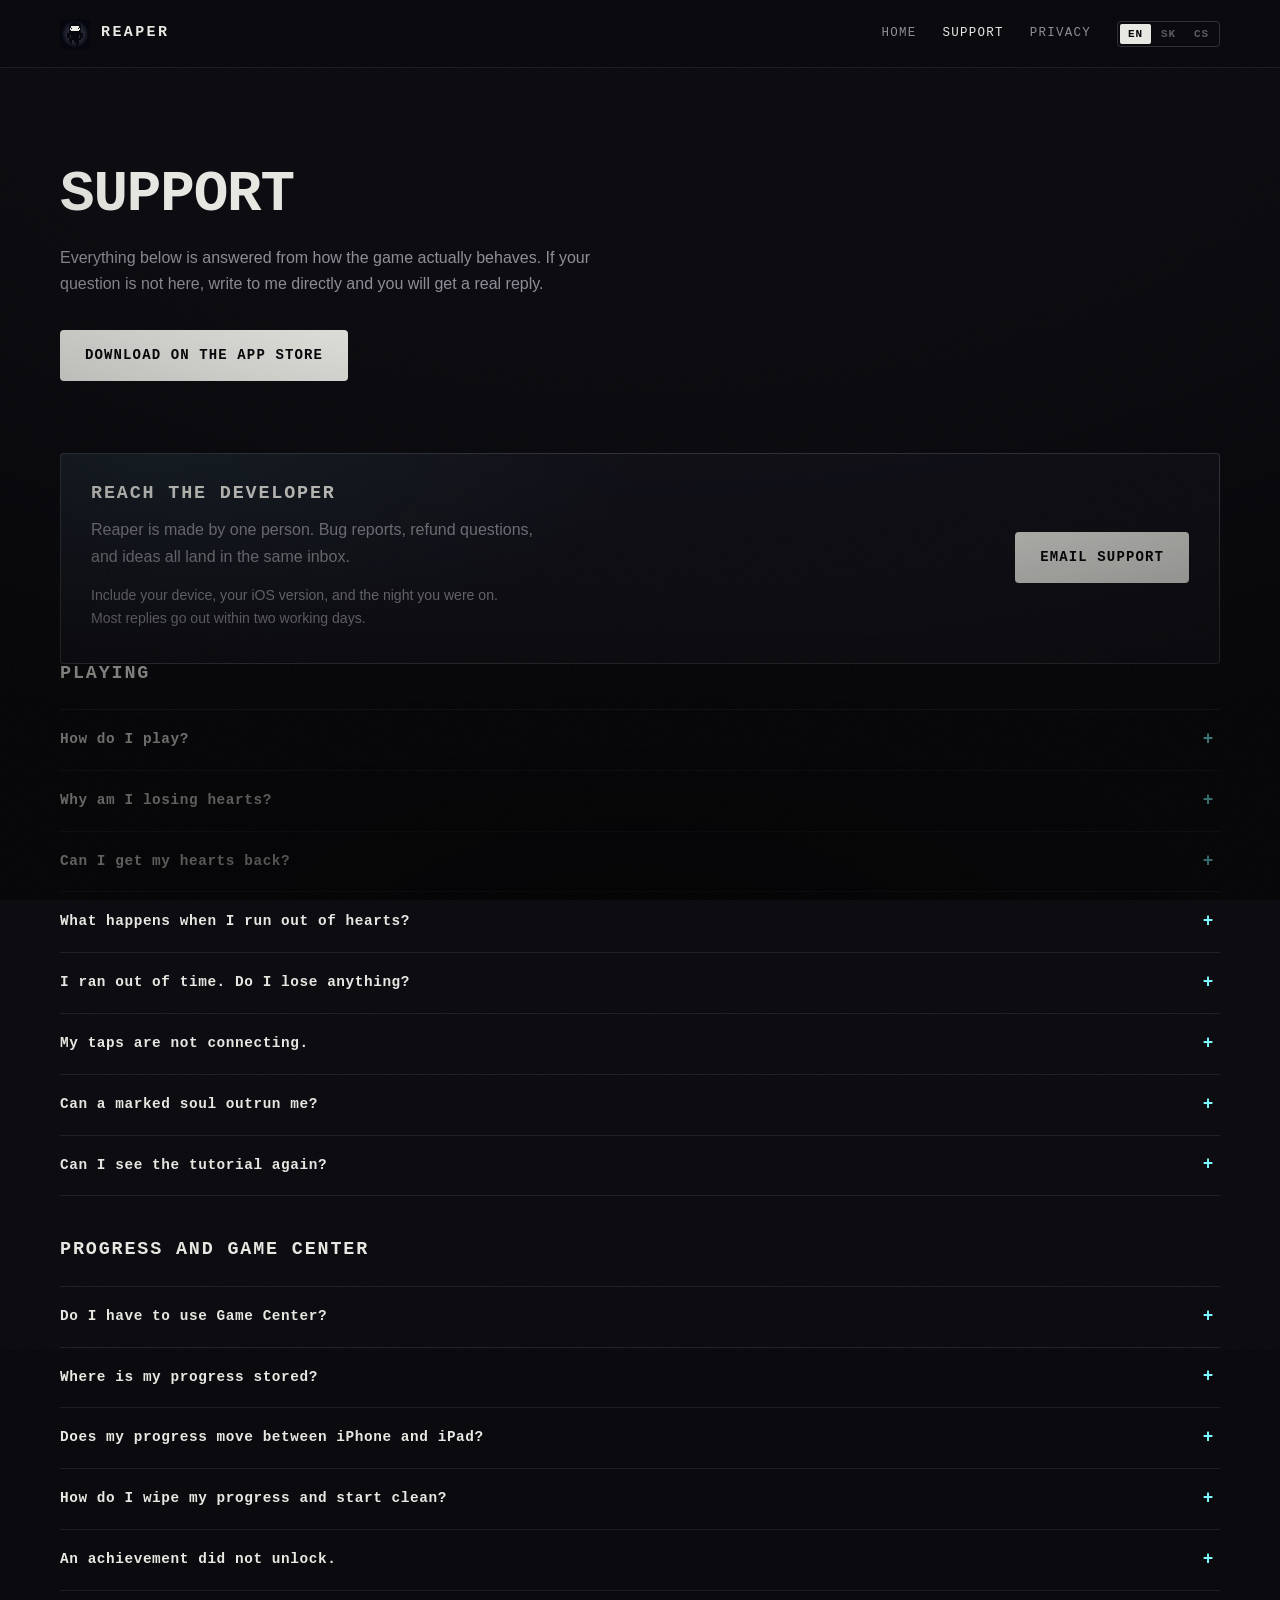
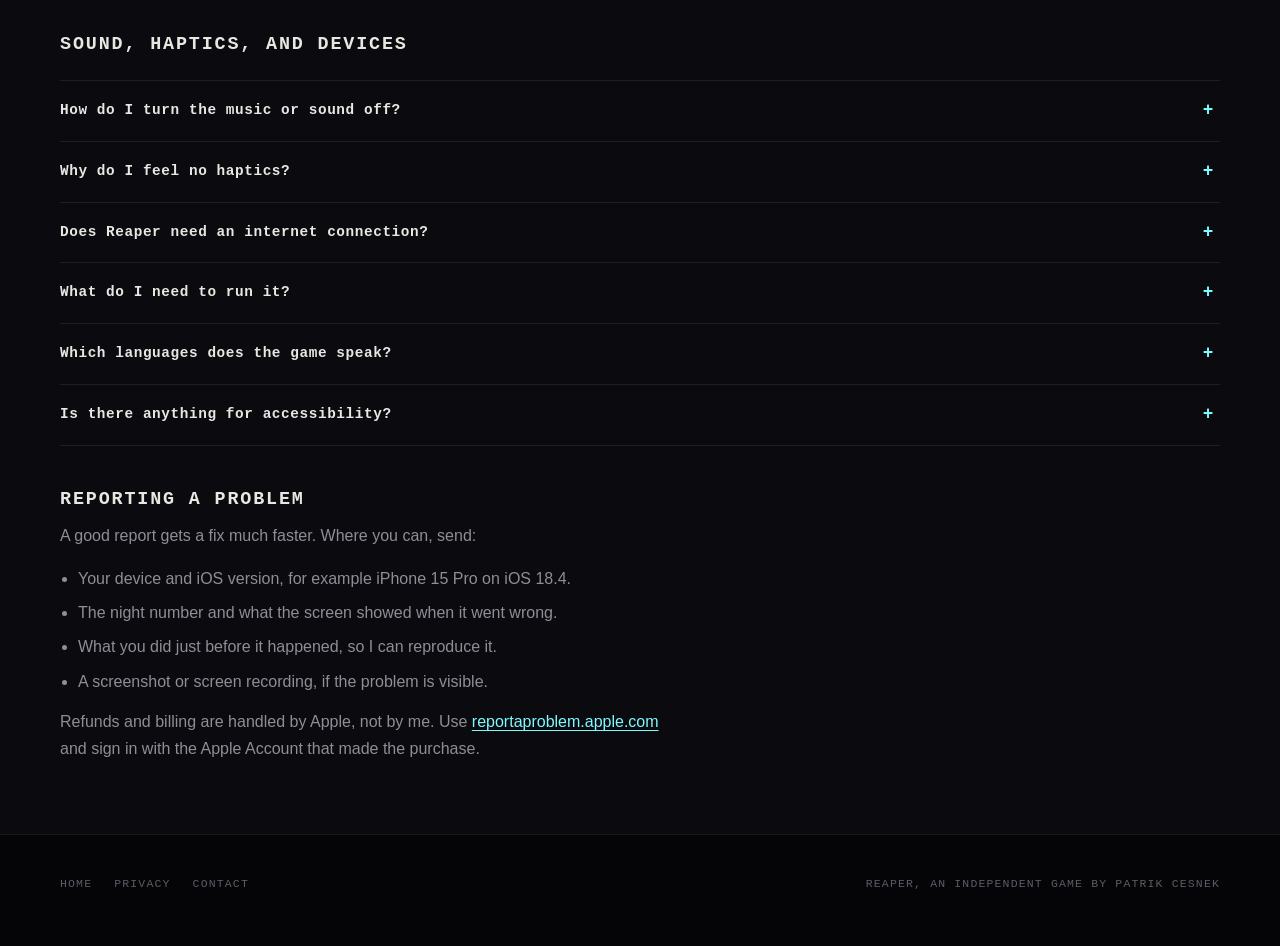
<file: support.html>
<!doctype html>
<html lang="en">
  <head>
    <meta charset="utf-8">
    <meta name="viewport" content="width=device-width, initial-scale=1">
    <title>Reaper Support | Help with Hearts, Game Center, and Progress</title>
    <meta name="description" content="Support for Reaper on iPhone and iPad. How the hearts and mercy rule work, Game Center, where your progress is stored, sound and haptics, and how to reach the developer.">
    <meta name="robots" content="index, follow">
    <meta name="theme-color" content="#0a0a0f">
    <meta name="color-scheme" content="dark">
    <link rel="canonical" href="https://reaper-before-dawn.netlify.app/support">
    <meta property="og:site_name" content="Reaper">
    <meta property="og:title" content="Reaper Support">
    <meta property="og:description" content="Help with hearts, the mercy rule, Game Center, progress, sound, and haptics.">
    <meta property="og:type" content="website">
    <meta property="og:url" content="https://reaper-before-dawn.netlify.app/support">
    <meta property="og:image" content="https://reaper-before-dawn.netlify.app/assets/og-image.png">
    <meta property="og:image:width" content="1200">
    <meta property="og:image:height" content="630">
    <meta property="og:image:alt" content="Reaper title screen: the word REAPER in bone white over a black field.">
    <meta name="twitter:card" content="summary_large_image">
    <meta name="twitter:title" content="Reaper Support">
    <meta name="twitter:description" content="Help with hearts, the mercy rule, Game Center, progress, sound, and haptics.">
    <meta name="twitter:image" content="https://reaper-before-dawn.netlify.app/assets/og-image.png">
    <meta name="twitter:image:alt" content="Reaper title screen: the word REAPER in bone white over a black field.">
    <link rel="icon" href="assets/favicon.png" sizes="64x64">
    <link rel="apple-touch-icon" href="assets/apple-touch-icon.png">
    <link rel="stylesheet" href="styles.css">
    <script type="application/ld+json">
      {
        "@context": "https://schema.org",
        "@type": "FAQPage",
        "mainEntity": [
          {
            "@type": "Question",
            "name": "How do I play Reaper?",
            "acceptedAnswer": { "@type": "Answer", "text": "Drift with the joystick in the bottom corner. Creatures wearing a skull are marked and due tonight. Tap a marked creature inside your circle of light to swing the scythe and take its soul. Meet the quota before the clock runs out." }
          },
          {
            "@type": "Question",
            "name": "Why am I losing hearts?",
            "acceptedAnswer": { "@type": "Answer", "text": "You reaped a creature that was not marked. Unmarked creatures still count toward the quota, but each one costs a heart. You start every run with five." }
          },
          {
            "@type": "Question",
            "name": "Can I get my hearts back?",
            "acceptedAnswer": { "@type": "Answer", "text": "Yes. Finish a night having reaped fewer than three living creatures and all five hearts return at dawn. That is the mercy rule." }
          },
          {
            "@type": "Question",
            "name": "What happens when I run out of hearts?",
            "acceptedAnswer": { "@type": "Answer", "text": "The run ends and Rise Again starts you back at night 1 with five hearts. Your lifetime records, achievements, and deepest night are kept." }
          },
          {
            "@type": "Question",
            "name": "I ran out of time. Do I lose anything?",
            "acceptedAnswer": { "@type": "Answer", "text": "No. Try Again restarts the same night with the hearts you began that night with, so hearts spent on a failed attempt are returned." }
          },
          {
            "@type": "Question",
            "name": "Do I have to use Game Center?",
            "acceptedAnswer": { "@type": "Answer", "text": "No. If you decline or sign out, Reaper never asks again and keeps your records on the device. Sign in and the deepest-night leaderboard and nine achievements sync." }
          },
          {
            "@type": "Question",
            "name": "Where is my progress stored?",
            "acceptedAnswer": { "@type": "Answer", "text": "On your device only. There is no Reaper account and no server. Deleting the app deletes your local records. Game Center achievements and leaderboard scores stay with your Apple Account." }
          },
          {
            "@type": "Question",
            "name": "Does Reaper need an internet connection?",
            "acceptedAnswer": { "@type": "Answer", "text": "No. Every night runs entirely on device. Only Game Center syncing needs a connection, and it is optional." }
          },
          {
            "@type": "Question",
            "name": "Why do I feel no haptics?",
            "acceptedAnswer": { "@type": "Answer", "text": "Haptics need an iPhone with a Taptic Engine. iPad has no haptic engine, so the game silently skips them. You can also switch haptics off in the pause screen." }
          },
          {
            "@type": "Question",
            "name": "What do I need to run Reaper?",
            "acceptedAnswer": { "@type": "Answer", "text": "An iPhone or iPad running iOS 18 or later. Reaper is one universal app and plays in landscape." }
          }
        ]
      }
    </script>
  </head>
  <body data-page="support">
    <a class="skip-link" href="#main" data-i18n="a11y.skip">Skip to content</a>
    <div class="atmosphere" aria-hidden="true"></div>

    <header class="site-header">
      <div class="wrap">
        <a class="brand" href="/" aria-label="Reaper home">
          <img src="assets/icon.png" alt="" width="30" height="30">
          <span>REAPER</span>
        </a>
        <nav class="nav" aria-label="Main">
          <a href="/" data-i18n="nav.home">Home</a>
          <a href="/support" aria-current="page" data-i18n="nav.support">Support</a>
          <a href="/privacy" data-i18n="nav.privacy">Privacy</a>
          <div class="lang" role="group" aria-label="Language">
            <button type="button" data-lang="en">EN</button>
            <button type="button" data-lang="sk">SK</button>
            <button type="button" data-lang="cs">CS</button>
          </div>
        </nav>
      </div>
    </header>

    <main id="main">
      <section class="doc-head">
        <div class="wrap">
          <h1 data-i18n="support.title">Support</h1>
          <p data-i18n="support.intro">Everything below is answered from how the game actually behaves. If your question is not here, write to me directly and you will get a real reply.</p>
          <div class="hero-actions">
            <a class="btn btn-primary" href="https://apps.apple.com/app/reaper-before-dawn/id6802620718" target="_blank" rel="noopener" data-i18n="cta.store">Download on the App Store</a>
          </div>
        </div>
      </section>

      <section class="doc">
        <div class="wrap">
          <div class="contact-panel">
            <div>
              <h2 data-i18n="support.contact.title">Reach the developer</h2>
              <p data-i18n="support.contact.text">Reaper is made by one person. Bug reports, refund questions, and ideas all land in the same inbox.</p>
              <p class="contact-note" data-i18n="support.contact.note">Include your device, your iOS version, and the night you were on. Most replies go out within two working days.</p>
            </div>
            <a class="btn btn-primary" href="mailto:pcesnek290@gmail.com?subject=Reaper%20Support" data-i18n="support.contact.button">Email support</a>
          </div>

          <h2 data-i18n="support.playing.title">Playing</h2>
          <div class="faq">
            <details>
              <summary data-i18n="faq.play.q">How do I play?</summary>
              <p data-i18n="faq.play.a">Drift with the joystick in the bottom corner. Creatures wearing a skull are marked and due tonight. Tap a marked creature inside your circle of light to swing the scythe and take its soul. Meet the quota before the clock runs out and the night is yours.</p>
            </details>
            <details>
              <summary data-i18n="faq.hearts.q">Why am I losing hearts?</summary>
              <p data-i18n="faq.hearts.a">You reaped a creature that was not marked. The unmarked still count toward the quota, but each one costs a heart. You start every run with five.</p>
            </details>
            <details>
              <summary data-i18n="faq.mercy.q">Can I get my hearts back?</summary>
              <p data-i18n="faq.mercy.a">Yes. Finish a night having reaped fewer than three living creatures and all five hearts return at dawn. That is the mercy rule, and it is the only way to heal.</p>
            </details>
            <details>
              <summary data-i18n="faq.gameover.q">What happens when I run out of hearts?</summary>
              <p data-i18n="faq.gameover.a">The run ends. Rise Again puts you back on night 1 with five hearts. Your lifetime souls, merciful nights, deepest night, and achievements are all kept.</p>
            </details>
            <details>
              <summary data-i18n="faq.timeout.q">I ran out of time. Do I lose anything?</summary>
              <p data-i18n="faq.timeout.a">No. Try Again restarts the same night with the hearts you began that night with, so hearts spent on a failed attempt come back.</p>
            </details>
            <details>
              <summary data-i18n="faq.tap.q">My taps are not connecting.</summary>
              <p data-i18n="faq.tap.a">Two things stop a swing. A creature outside your circle of light cannot be reached, so move closer first. Taps landing on the reaper itself are ignored on purpose, so the scythe never swings at its own bearer when a creature brushes past. Aim slightly away from your own sprite.</p>
            </details>
            <details>
              <summary data-i18n="faq.escape.q">Can a marked soul outrun me?</summary>
              <p data-i18n="faq.escape.a">No. Creature speed is capped at 85 percent of yours at every difficulty, so anything marked can always be caught. What runs out is the clock.</p>
            </details>
            <details>
              <summary data-i18n="faq.tutorial.q">Can I see the tutorial again?</summary>
              <p data-i18n="faq.tutorial.a">Yes. Open Profile from the night briefing screen and tap Tutorial. The four cards can be re-read as often as you like.</p>
            </details>
          </div>

          <h2 data-i18n="support.progress.title">Progress and Game Center</h2>
          <div class="faq">
            <details>
              <summary data-i18n="faq.gc.q">Do I have to use Game Center?</summary>
              <p data-i18n="faq.gc.a">No. If you decline the sign-in or stay signed out, Reaper never asks again and simply keeps your records on the device. Sign in and the deepest-night leaderboard plus all nine achievements sync to your Apple Account.</p>
            </details>
            <details>
              <summary data-i18n="faq.storage.q">Where is my progress stored?</summary>
              <p data-i18n="faq.storage.a">On your device only. There is no Reaper account and no server of mine holding anything. Game Center achievements and leaderboard scores live with your Apple Account, under Apple's terms.</p>
            </details>
            <details>
              <summary data-i18n="faq.sync.q">Does my progress move between iPhone and iPad?</summary>
              <p data-i18n="faq.sync.a">Local records do not. Each device keeps its own hearts, cloak choice, and lifetime counts. Game Center achievements and your deepest-night score do follow your Apple Account across devices.</p>
            </details>
            <details>
              <summary data-i18n="faq.reset.q">How do I wipe my progress and start clean?</summary>
              <p data-i18n="faq.reset.a">Delete Reaper and install it again. That clears every local record, including the tutorial flag, so the game starts as it did on day one. Achievements already reported to Game Center stay with your Apple Account and are cleared from Game Center itself.</p>
            </details>
            <details>
              <summary data-i18n="faq.achievements.q">An achievement did not unlock.</summary>
              <p data-i18n="faq.achievements.a">Achievements are earned locally first and then reported to Game Center, so an unlock earned offline appears once you are back online and signed in. If one is still missing after that, email me with the achievement name and the night you were on.</p>
            </details>
          </div>

          <h2 data-i18n="support.device.title">Sound, haptics, and devices</h2>
          <div class="faq">
            <details>
              <summary data-i18n="faq.audio.q">How do I turn the music or sound off?</summary>
              <p data-i18n="faq.audio.a">Tap the gear icon in the top corner during a night, or from the briefing screen. Music, sound, and haptics each have their own switch and the choice is remembered.</p>
            </details>
            <details>
              <summary data-i18n="faq.haptics.q">Why do I feel no haptics?</summary>
              <p data-i18n="faq.haptics.a">Haptics need an iPhone with a Taptic Engine. iPad has no haptic engine, so the game skips them silently rather than complaining. Check the pause screen in case the switch is simply off.</p>
            </details>
            <details>
              <summary data-i18n="faq.offline.q">Does Reaper need an internet connection?</summary>
              <p data-i18n="faq.offline.a">No. Every night runs entirely on device. Only Game Center syncing needs a connection, and Game Center is optional.</p>
            </details>
            <details>
              <summary data-i18n="faq.requirements.q">What do I need to run it?</summary>
              <p data-i18n="faq.requirements.a">An iPhone or iPad running iOS 18 or later. Reaper is one universal app, plays in landscape, and uses the full screen.</p>
            </details>
            <details>
              <summary data-i18n="faq.language.q">Which languages does the game speak?</summary>
              <p data-i18n="faq.language.a">The game itself is in English. This website is available in English, Slovak, and Czech.</p>
            </details>
            <details>
              <summary data-i18n="faq.a11y.q">Is there anything for accessibility?</summary>
              <p data-i18n="faq.a11y.a">Menus, overlays, and the pause switches carry VoiceOver labels and states. Music, sound, and haptics can each be switched off independently. The night itself is played by sight, so if something specific would help you play, tell me and I will look at it.</p>
            </details>
          </div>

          <h2 data-i18n="support.report.title">Reporting a problem</h2>
          <p data-i18n="support.report.text">A good report gets a fix much faster. Where you can, send:</p>
          <ul>
            <li data-i18n="support.report.device">Your device and iOS version, for example iPhone 15 Pro on iOS 18.4.</li>
            <li data-i18n="support.report.night">The night number and what the screen showed when it went wrong.</li>
            <li data-i18n="support.report.steps">What you did just before it happened, so I can reproduce it.</li>
            <li data-i18n="support.report.shot">A screenshot or screen recording, if the problem is visible.</li>
          </ul>
          <p data-i18n-html="support.report.refund">Refunds and billing are handled by Apple, not by me. Use <a href="https://reportaproblem.apple.com">reportaproblem.apple.com</a> and sign in with the Apple Account that made the purchase.</p>
        </div>
      </section>
    </main>

    <footer class="site-footer">
      <div class="wrap">
        <div class="footer-links">
          <a href="/" data-i18n="nav.home">Home</a>
          <a href="/privacy" data-i18n="nav.privacy">Privacy</a>
          <a href="mailto:pcesnek290@gmail.com?subject=Reaper" data-i18n="footer.contact">Contact</a>
        </div>
        <p class="footer-legal" data-i18n="footer.legal">Reaper, an independent game by Patrik Cesnek</p>
      </div>
    </footer>

    <script src="script.js" defer></script>
  </body>
</html>
</file>
<file: styles.css>
/* ==========================================================================
   Reaper - site styles
   Dark, single-theme (locked). Palette and typography are lifted straight
   from the game's own Theme.swift so the site and the app read as one thing.
   Accent: soul cyan. Blood red is reserved for cost/loss semantics only
   (hearts, failure, 404). Corner radius is a flat 4px everywhere, matching
   the in-game overlays.
   ========================================================================== */

:root {
  color-scheme: dark;

  /* Surfaces */
  --void: #0a0a0f;        /* Theme.shadow - page ground */
  --pitch: #050508;       /* deeper wells */
  --raise: #101018;       /* lifted panels */
  --line: rgba(232, 232, 227, 0.09);
  --line-strong: rgba(232, 232, 227, 0.18);

  /* Ink */
  --bone: #e8e8e3;        /* Theme.bone */
  --ash: #8e8e97;
  --dim: #5c5c66;         /* Theme.dimmed */

  /* Accent (one, page-wide) */
  --soul: #7dfaff;        /* Theme.soul */
  --soul-deep: #1f6f77;

  /* Semantic state only */
  --blood: #d43d3d;       /* Theme.blood - cost, loss, failure */

  --radius: 4px;
  --maxw: 1160px;
  --ease: cubic-bezier(0.16, 1, 0.3, 1);

  --font-display: ui-monospace, SFMono-Regular, "SF Mono", Menlo, Consolas,
    "Liberation Mono", monospace;
  --font-body: -apple-system, BlinkMacSystemFont, "SF Pro Text", "Segoe UI",
    Roboto, Helvetica, Arial, sans-serif;
}

* {
  box-sizing: border-box;
}

html {
  scroll-behavior: smooth;
  -webkit-text-size-adjust: 100%;
}

body {
  margin: 0;
  min-height: 100dvh;
  background: var(--void);
  color: var(--bone);
  font-family: var(--font-body);
  font-size: 16px;
  line-height: 1.65;
  overflow-x: hidden;
}

img {
  display: block;
  max-width: 100%;
  height: auto;
}

a {
  color: inherit;
  text-decoration: none;
}

h1,
h2,
h3,
h4 {
  font-family: var(--font-display);
  font-weight: 800;
  letter-spacing: -0.02em;
  line-height: 1.06;
  margin: 0;
  text-transform: uppercase;
}

p {
  margin: 0;
}

:focus-visible {
  outline: 2px solid var(--soul);
  outline-offset: 3px;
  border-radius: 2px;
}

::selection {
  background: var(--soul);
  color: var(--pitch);
}

.skip-link {
  position: absolute;
  left: -9999px;
  top: 0;
  z-index: 100;
  background: var(--bone);
  color: var(--pitch);
  font-family: var(--font-display);
  font-size: 13px;
  padding: 10px 16px;
}

.skip-link:focus {
  left: 12px;
  top: 12px;
}

/* --------------------------------------------------------------------------
   Atmosphere: one fixed, non-interactive layer for vignette + film grain.
   Fixed so it never repaints during scroll.
   -------------------------------------------------------------------------- */

.atmosphere {
  position: fixed;
  inset: 0;
  z-index: 40;
  pointer-events: none;
  background:
    radial-gradient(120% 90% at 50% 0%, transparent 40%, rgba(0, 0, 0, 0.55) 100%),
    radial-gradient(90% 70% at 50% 110%, rgba(0, 0, 0, 0.6), transparent 60%);
}

.atmosphere::after {
  content: "";
  position: absolute;
  inset: -50%;
  opacity: 0.035;
  background-image: url("data:image/svg+xml;utf8,<svg xmlns='http://www.w3.org/2000/svg' width='140' height='140'><filter id='n'><feTurbulence type='fractalNoise' baseFrequency='0.85' numOctaves='3'/></filter><rect width='140' height='140' filter='url(%23n)'/></svg>");
}

/* --------------------------------------------------------------------------
   Layout primitives
   -------------------------------------------------------------------------- */

.wrap {
  width: min(var(--maxw), calc(100% - 40px));
  margin-inline: auto;
}

.section {
  padding-block: clamp(72px, 11vw, 132px);
  position: relative;
}

.section + .section {
  border-top: 1px solid var(--line);
}

.eyebrow {
  font-family: var(--font-display);
  font-size: 11px;
  font-weight: 700;
  letter-spacing: 0.24em;
  text-transform: uppercase;
  color: var(--soul);
  margin: 0 0 18px;
}

.section-title {
  font-size: clamp(1.75rem, 4.2vw, 3rem);
  max-width: 17ch;
}

.section-lede {
  margin-top: 20px;
  max-width: 58ch;
  color: var(--ash);
  font-size: 1.02rem;
}

/* --------------------------------------------------------------------------
   Header
   -------------------------------------------------------------------------- */

.site-header {
  position: sticky;
  top: 0;
  z-index: 50;
  height: 68px;
  display: flex;
  align-items: center;
  background: rgba(10, 10, 15, 0.82);
  backdrop-filter: blur(14px);
  -webkit-backdrop-filter: blur(14px);
  border-bottom: 1px solid var(--line);
}

.site-header .wrap {
  display: flex;
  align-items: center;
  justify-content: space-between;
  gap: 20px;
}

.brand {
  display: inline-flex;
  align-items: center;
  gap: 11px;
  font-family: var(--font-display);
  font-weight: 800;
  letter-spacing: 0.16em;
  font-size: 15px;
}

.brand img {
  width: 30px;
  height: 30px;
  border-radius: var(--radius);
  image-rendering: pixelated;
}

.nav {
  display: flex;
  align-items: center;
  gap: 26px;
  white-space: nowrap;
}

.nav a {
  font-family: var(--font-display);
  font-size: 12.5px;
  letter-spacing: 0.1em;
  text-transform: uppercase;
  color: var(--ash);
  transition: color 0.2s var(--ease);
}

.nav a:hover,
.nav a[aria-current="page"] {
  color: var(--bone);
}

.lang {
  display: inline-flex;
  gap: 2px;
  border: 1px solid var(--line-strong);
  border-radius: var(--radius);
  padding: 2px;
}

.lang button {
  appearance: none;
  border: 0;
  background: transparent;
  color: var(--dim);
  font-family: var(--font-display);
  font-size: 11px;
  font-weight: 700;
  letter-spacing: 0.08em;
  padding: 4px 8px;
  border-radius: 2px;
  cursor: pointer;
  transition: color 0.2s var(--ease), background 0.2s var(--ease);
}

.lang button:hover {
  color: var(--bone);
}

.lang button.active {
  background: var(--bone);
  color: var(--pitch);
}

/* --------------------------------------------------------------------------
   Buttons
   -------------------------------------------------------------------------- */

.btn {
  display: inline-flex;
  align-items: center;
  justify-content: center;
  gap: 9px;
  white-space: nowrap;
  font-family: var(--font-display);
  font-size: 14px;
  font-weight: 700;
  letter-spacing: 0.08em;
  text-transform: uppercase;
  padding: 13px 24px;
  border-radius: var(--radius);
  border: 1px solid transparent;
  cursor: pointer;
  transition: transform 0.18s var(--ease), background 0.2s var(--ease),
    border-color 0.2s var(--ease), color 0.2s var(--ease);
}

.btn:active {
  transform: translateY(1px);
}

/* bone on pitch: 15.4:1 */
.btn-primary {
  background: var(--bone);
  color: var(--pitch);
}

.btn-primary:hover {
  background: #fff;
}

/* bone on void: 14.6:1 */
.btn-ghost {
  border-color: var(--line-strong);
  color: var(--bone);
  background: rgba(232, 232, 227, 0.02);
}

.btn-ghost:hover {
  border-color: var(--soul);
  color: var(--soul);
}

/* --------------------------------------------------------------------------
   Hero - asymmetric split, torch panel on the right
   -------------------------------------------------------------------------- */

.hero {
  padding-top: clamp(48px, 7vw, 88px);
  padding-bottom: clamp(64px, 9vw, 108px);
}

.hero .wrap {
  display: grid;
  grid-template-columns: minmax(0, 0.95fr) minmax(0, 1.05fr);
  gap: clamp(32px, 5vw, 68px);
  align-items: center;
}

.hero h1 {
  font-size: clamp(3.4rem, 11vw, 7.5rem);
  letter-spacing: -0.045em;
  line-height: 0.86;
  text-shadow: 0 0 60px rgba(125, 250, 255, 0.12);
}

.hero-text {
  margin-top: 22px;
  max-width: 40ch;
  color: var(--ash);
  font-size: clamp(1rem, 1.35vw, 1.15rem);
}

.hero-actions {
  margin-top: 32px;
  display: flex;
  flex-wrap: wrap;
  gap: 12px;
}

/* The torch: the page's one signature interaction. It restates the core
   mechanic before a word of copy does. A dim base frame sits underneath a
   fully-lit copy that is masked to a small circle following the pointer. */

.torch {
  --tx: 50%;
  --ty: 46%;
  position: relative;
  border-radius: var(--radius);
  overflow: hidden;
  border: 1px solid var(--line);
  background: var(--pitch);
  aspect-ratio: 1434 / 660;
  box-shadow: 0 40px 90px -40px rgba(0, 0, 0, 0.9);
  /* A touch of lag so the light trails the hand rather than snapping to it. */
  transition: --tx 0.12s linear, --ty 0.12s linear;
}

.torch img {
  position: absolute;
  inset: 0;
  width: 100%;
  height: 100%;
  object-fit: cover;
}

.torch .torch-base {
  opacity: 0.28;
  filter: grayscale(0.4);
}

.torch .torch-lit {
  -webkit-mask-image: radial-gradient(
    circle 24vmin at var(--tx) var(--ty),
    #000 0%,
    rgba(0, 0, 0, 0.85) 42%,
    transparent 74%
  );
  mask-image: radial-gradient(
    circle 24vmin at var(--tx) var(--ty),
    #000 0%,
    rgba(0, 0, 0, 0.85) 42%,
    transparent 74%
  );
}

.torch .torch-glow {
  position: absolute;
  inset: 0;
  pointer-events: none;
  background: radial-gradient(
    circle 24vmin at var(--tx) var(--ty),
    rgba(125, 250, 255, 0.07),
    transparent 70%
  );
}

.torch-hint {
  position: absolute;
  left: 14px;
  bottom: 12px;
  font-family: var(--font-display);
  font-size: 10.5px;
  letter-spacing: 0.18em;
  text-transform: uppercase;
  color: var(--dim);
  z-index: 2;
}

/* Pointerless devices get a slow drift so the mechanic still reads. */
@media (hover: none) {
  .torch {
    animation: drift 14s ease-in-out infinite alternate;
  }
}

@keyframes drift {
  0% {
    --tx: 30%;
    --ty: 60%;
  }
  50% {
    --tx: 62%;
    --ty: 34%;
  }
  100% {
    --tx: 74%;
    --ty: 64%;
  }
}

@property --tx {
  syntax: "<percentage>";
  inherits: true;
  initial-value: 50%;
}

@property --ty {
  syntax: "<percentage>";
  inherits: true;
  initial-value: 50%;
}

/* --------------------------------------------------------------------------
   Rules - asymmetric bento, 4 cells
   -------------------------------------------------------------------------- */

.rules-grid {
  margin-top: 48px;
  display: grid;
  grid-template-columns: repeat(3, minmax(0, 1fr));
  gap: 14px;
}

.rule {
  border: 1px solid var(--line);
  border-radius: var(--radius);
  padding: 26px 24px 28px;
  background: var(--raise);
  position: relative;
  overflow: hidden;
}

.rule h3 {
  font-size: 1rem;
  letter-spacing: 0.14em;
  margin-bottom: 12px;
}

.rule p {
  color: var(--ash);
  font-size: 0.94rem;
}

.rule-marked {
  background:
    radial-gradient(90% 120% at 15% 0%, rgba(125, 250, 255, 0.09), transparent 62%),
    var(--raise);
}

.rule-marked h3 {
  color: var(--soul);
}

.rule-living {
  background:
    radial-gradient(90% 120% at 15% 0%, rgba(212, 61, 61, 0.1), transparent 62%),
    var(--raise);
}

.rule-living h3 {
  color: var(--blood);
}

.rule-shot {
  grid-column: span 3;
  padding: 0;
  border: 1px solid var(--line);
  background: var(--pitch);
}

.rule-shot img {
  width: 100%;
}

.rule-shot figcaption {
  font-family: var(--font-display);
  font-size: 11px;
  letter-spacing: 0.14em;
  text-transform: uppercase;
  color: var(--dim);
  padding: 14px 20px 16px;
  border-top: 1px solid var(--line);
}

/* --------------------------------------------------------------------------
   Nights - display numerals, one wide lead block then three
   -------------------------------------------------------------------------- */

.nights {
  margin-top: 52px;
  display: grid;
  grid-template-columns: 1.6fr 1fr 1fr 1fr;
  gap: 1px;
  background: var(--line);
  border: 1px solid var(--line);
  border-radius: var(--radius);
  overflow: hidden;
}

.night {
  background: var(--void);
  padding: 26px 22px 28px;
}

.night-no {
  font-family: var(--font-display);
  font-size: 11px;
  letter-spacing: 0.22em;
  color: var(--dim);
  text-transform: uppercase;
}

.night-quota {
  font-family: var(--font-display);
  font-weight: 800;
  font-size: clamp(2.4rem, 5vw, 3.6rem);
  line-height: 1;
  margin-top: 14px;
  letter-spacing: -0.04em;
}

.night-quota span {
  font-size: 0.9rem;
  letter-spacing: 0.16em;
  color: var(--ash);
  display: block;
  margin-top: 8px;
  font-weight: 700;
}

.night-meta {
  margin-top: 18px;
  padding-top: 16px;
  border-top: 1px solid var(--line);
  font-family: var(--font-display);
  font-size: 12px;
  letter-spacing: 0.08em;
  color: var(--soul);
}

.night p {
  margin-top: 10px;
  color: var(--ash);
  font-size: 0.9rem;
}

.nights-note {
  margin-top: 26px;
  color: var(--dim);
  font-size: 0.92rem;
  max-width: 66ch;
}

/* --------------------------------------------------------------------------
   Gallery - horizontal scroll-snap
   -------------------------------------------------------------------------- */

.gallery {
  margin-top: 44px;
  display: grid;
  grid-auto-flow: column;
  grid-auto-columns: min(560px, 82vw);
  gap: 18px;
  overflow-x: auto;
  scroll-snap-type: x mandatory;
  padding-bottom: 18px;
  scrollbar-width: thin;
  scrollbar-color: var(--line-strong) transparent;
}

.gallery figure {
  margin: 0;
  scroll-snap-align: start;
}

.gallery img {
  width: 100%;
  border: 1px solid var(--line);
  border-radius: var(--radius);
  background: var(--pitch);
}

.gallery figcaption {
  margin-top: 12px;
  font-family: var(--font-display);
  font-size: 11.5px;
  letter-spacing: 0.12em;
  text-transform: uppercase;
  color: var(--dim);
}

.gallery::-webkit-scrollbar {
  height: 6px;
}

.gallery::-webkit-scrollbar-thumb {
  background: var(--line-strong);
  border-radius: 99px;
}

/* --------------------------------------------------------------------------
   Cloaks - split, screenshot left
   -------------------------------------------------------------------------- */

.cloaks {
  display: grid;
  grid-template-columns: minmax(0, 0.85fr) minmax(0, 1.15fr);
  gap: clamp(28px, 5vw, 64px);
  align-items: center;
}

.cloaks-shot img {
  border: 1px solid var(--line);
  border-radius: var(--radius);
  background: var(--pitch);
}

.swatches {
  margin-top: 32px;
  display: grid;
  grid-template-columns: repeat(5, minmax(0, 1fr));
  gap: 10px;
}

.swatch {
  border: 1px solid var(--line);
  border-radius: var(--radius);
  padding: 12px 10px 14px;
  text-align: center;
  background: var(--raise);
}

.swatch i {
  display: block;
  height: 52px;
  border-radius: 2px;
  border: 1px solid rgba(0, 0, 0, 0.6);
}

.swatch span {
  display: block;
  margin-top: 12px;
  font-family: var(--font-display);
  font-size: 10.5px;
  letter-spacing: 0.14em;
  color: var(--ash);
}

.cloaks-note {
  margin-top: 20px;
  color: var(--dim);
  font-size: 0.9rem;
}

/* --------------------------------------------------------------------------
   Achievements - 2 column card grid, last one spans
   -------------------------------------------------------------------------- */

.achievements {
  margin-top: 46px;
  display: grid;
  grid-template-columns: repeat(2, minmax(0, 1fr));
  gap: 12px;
}

.ach {
  border: 1px solid var(--line);
  border-radius: var(--radius);
  padding: 20px 22px 22px;
  background: var(--raise);
  transition: border-color 0.25s var(--ease), transform 0.25s var(--ease);
}

.ach:hover {
  border-color: var(--line-strong);
  transform: translateY(-2px);
}

.ach h3 {
  font-size: 0.86rem;
  letter-spacing: 0.14em;
  color: var(--bone);
}

.ach p {
  margin-top: 8px;
  color: var(--ash);
  font-size: 0.92rem;
}

.ach-wide {
  grid-column: span 2;
  background:
    radial-gradient(80% 160% at 8% 0%, rgba(125, 250, 255, 0.08), transparent 60%),
    var(--raise);
}

.ach-wide h3 {
  color: var(--soul);
}

/* --------------------------------------------------------------------------
   Facts - no boxes, hairline column rules only
   -------------------------------------------------------------------------- */

.facts {
  margin-top: 44px;
  display: grid;
  grid-template-columns: repeat(3, minmax(0, 1fr));
  gap: 34px 40px;
}

.fact h3 {
  font-size: 0.82rem;
  letter-spacing: 0.16em;
  color: var(--soul);
}

.fact p {
  margin-top: 9px;
  color: var(--ash);
  font-size: 0.94rem;
}

/* --------------------------------------------------------------------------
   Closing band
   -------------------------------------------------------------------------- */

.closing {
  text-align: center;
  background:
    radial-gradient(70% 120% at 50% 100%, rgba(125, 250, 255, 0.06), transparent 65%),
    var(--void);
}

.closing h2 {
  font-size: clamp(1.9rem, 5vw, 3.2rem);
  margin-inline: auto;
  max-width: 20ch;
}

.closing p {
  margin: 20px auto 0;
  max-width: 46ch;
  color: var(--ash);
}

.closing .hero-actions {
  justify-content: center;
}

/* --------------------------------------------------------------------------
   Footer
   -------------------------------------------------------------------------- */

.site-footer {
  border-top: 1px solid var(--line);
  padding-block: 40px 52px;
  background: var(--pitch);
}

.site-footer .wrap {
  display: flex;
  flex-wrap: wrap;
  align-items: center;
  justify-content: space-between;
  gap: 18px;
}

.footer-links {
  display: flex;
  flex-wrap: wrap;
  gap: 22px;
}

.footer-links a,
.footer-legal {
  font-family: var(--font-display);
  font-size: 11.5px;
  letter-spacing: 0.1em;
  text-transform: uppercase;
  color: var(--dim);
}

.footer-links a {
  transition: color 0.2s var(--ease);
}

.footer-links a:hover {
  color: var(--soul);
}

/* --------------------------------------------------------------------------
   Document pages (support, privacy)
   -------------------------------------------------------------------------- */

.doc-head {
  padding-block: clamp(56px, 8vw, 96px) 0;
}

.doc-head h1 {
  font-size: clamp(2.2rem, 6vw, 3.6rem);
  max-width: 18ch;
}

.doc-head p {
  margin-top: 20px;
  max-width: 62ch;
  color: var(--ash);
}

.doc-updated {
  margin-top: 16px;
  font-family: var(--font-display);
  font-size: 11.5px;
  letter-spacing: 0.14em;
  text-transform: uppercase;
  color: var(--dim);
}

.doc {
  padding-block: clamp(44px, 6vw, 72px);
}

.doc h2 {
  font-size: 1.15rem;
  letter-spacing: 0.1em;
  margin-top: 44px;
  color: var(--bone);
}

.doc h2:first-of-type {
  margin-top: 0;
}

.doc p,
.doc li {
  color: var(--ash);
  max-width: 68ch;
}

.doc p {
  margin-top: 14px;
}

.doc ul {
  margin: 16px 0 0;
  padding-left: 18px;
}

.doc li {
  margin-top: 8px;
}

.doc a:not(.btn) {
  color: var(--soul);
  text-decoration: underline;
  text-underline-offset: 3px;
}

.contact-panel {
  border: 1px solid var(--line-strong);
  border-radius: var(--radius);
  background:
    radial-gradient(70% 160% at 8% 0%, rgba(125, 250, 255, 0.07), transparent 60%),
    var(--raise);
  padding: 30px 30px 32px;
  display: grid;
  grid-template-columns: minmax(0, 1fr) auto;
  gap: 24px;
  align-items: center;
}

.contact-panel h2 {
  margin-top: 0;
}

.contact-panel p {
  color: var(--ash);
  max-width: 52ch;
}

.contact-note {
  margin-top: 14px;
  font-size: 0.88rem;
  color: var(--dim);
}

/* Accordion - keeps a long FAQ scannable instead of a wall of rows */
.faq {
  margin-top: 26px;
  border-top: 1px solid var(--line);
}

.faq details {
  border-bottom: 1px solid var(--line);
}

.faq summary {
  list-style: none;
  cursor: pointer;
  padding: 18px 40px 18px 0;
  position: relative;
  font-family: var(--font-display);
  font-size: 0.9rem;
  font-weight: 700;
  letter-spacing: 0.04em;
  color: var(--bone);
  transition: color 0.2s var(--ease);
}

.faq summary::-webkit-details-marker {
  display: none;
}

.faq summary:hover {
  color: var(--soul);
}

.faq summary::after {
  content: "+";
  position: absolute;
  right: 6px;
  top: 50%;
  transform: translateY(-50%);
  color: var(--soul);
  font-size: 1.1rem;
  transition: transform 0.25s var(--ease);
}

.faq details[open] summary::after {
  content: "-";
}

.faq details > p,
.faq details > ul {
  margin-bottom: 20px;
  margin-top: 0;
}

.faq details > ul {
  margin-top: 4px;
}

/* --------------------------------------------------------------------------
   404
   -------------------------------------------------------------------------- */

body.page-404 {
  display: flex;
  flex-direction: column;
  min-height: 100dvh;
}

.lost {
  flex: 1;
  display: grid;
  place-items: center;
  text-align: center;
  padding: clamp(60px, 12vw, 130px) 0;
  background:
    radial-gradient(48% 60% at 50% 46%, rgba(125, 250, 255, 0.05), transparent 70%),
    var(--void);
}

.lost-code {
  font-family: var(--font-display);
  font-size: 12px;
  letter-spacing: 0.4em;
  color: var(--blood);
  text-transform: uppercase;
}

.lost h1 {
  margin-top: 22px;
  font-size: clamp(2rem, 6.4vw, 4.2rem);
  max-width: 16ch;
  margin-inline: auto;
}

.lost p {
  margin: 22px auto 0;
  max-width: 44ch;
  color: var(--ash);
}

.lost .hero-actions {
  justify-content: center;
}

.lost-reaper {
  width: 96px;
  height: 96px;
  margin: 0 auto 8px;
  border-radius: var(--radius);
  image-rendering: pixelated;
  opacity: 0.9;
}

/* --------------------------------------------------------------------------
   Scroll reveal (IntersectionObserver driven)
   -------------------------------------------------------------------------- */

.reveal {
  opacity: 0;
  transform: translateY(18px);
  transition: opacity 0.7s var(--ease), transform 0.7s var(--ease);
}

.reveal.is-visible {
  opacity: 1;
  transform: none;
}

/* --------------------------------------------------------------------------
   Responsive
   -------------------------------------------------------------------------- */

@media (max-width: 1000px) {
  .hero .wrap,
  .cloaks {
    grid-template-columns: 1fr;
  }

  .nights {
    grid-template-columns: repeat(2, minmax(0, 1fr));
  }

  .facts {
    grid-template-columns: repeat(2, minmax(0, 1fr));
  }
}

@media (max-width: 760px) {
  .wrap {
    width: calc(100% - 32px);
  }

  .nav {
    gap: 16px;
  }

  .nav a {
    font-size: 11.5px;
  }

  .rules-grid,
  .achievements,
  .nights,
  .facts {
    grid-template-columns: 1fr;
  }

  .rule-shot,
  .ach-wide {
    grid-column: span 1;
  }

  .swatches {
    grid-template-columns: repeat(3, minmax(0, 1fr));
  }

  .contact-panel {
    grid-template-columns: 1fr;
  }

  .btn {
    width: 100%;
  }

  .torch .torch-lit,
  .torch .torch-glow {
    --tx: 50%;
    --ty: 50%;
  }

  .site-footer .wrap {
    flex-direction: column;
    align-items: flex-start;
  }
}

@media (max-width: 460px) {
  .nav a[data-nav="rules"] {
    display: none;
  }
}

/* --------------------------------------------------------------------------
   Reduced motion: the torch stops masking entirely, reveals stay put.
   -------------------------------------------------------------------------- */

@media (prefers-reduced-motion: reduce) {
  html {
    scroll-behavior: auto;
  }

  *,
  *::before,
  *::after {
    animation-duration: 0.001ms !important;
    animation-iteration-count: 1 !important;
    transition-duration: 0.001ms !important;
  }

  .reveal {
    opacity: 1;
    transform: none;
  }

  .torch {
    animation: none;
  }

  .torch .torch-base {
    opacity: 0;
  }

  .torch .torch-lit {
    -webkit-mask-image: none;
    mask-image: none;
  }

  .torch .torch-glow {
    display: none;
  }
}
</file>
